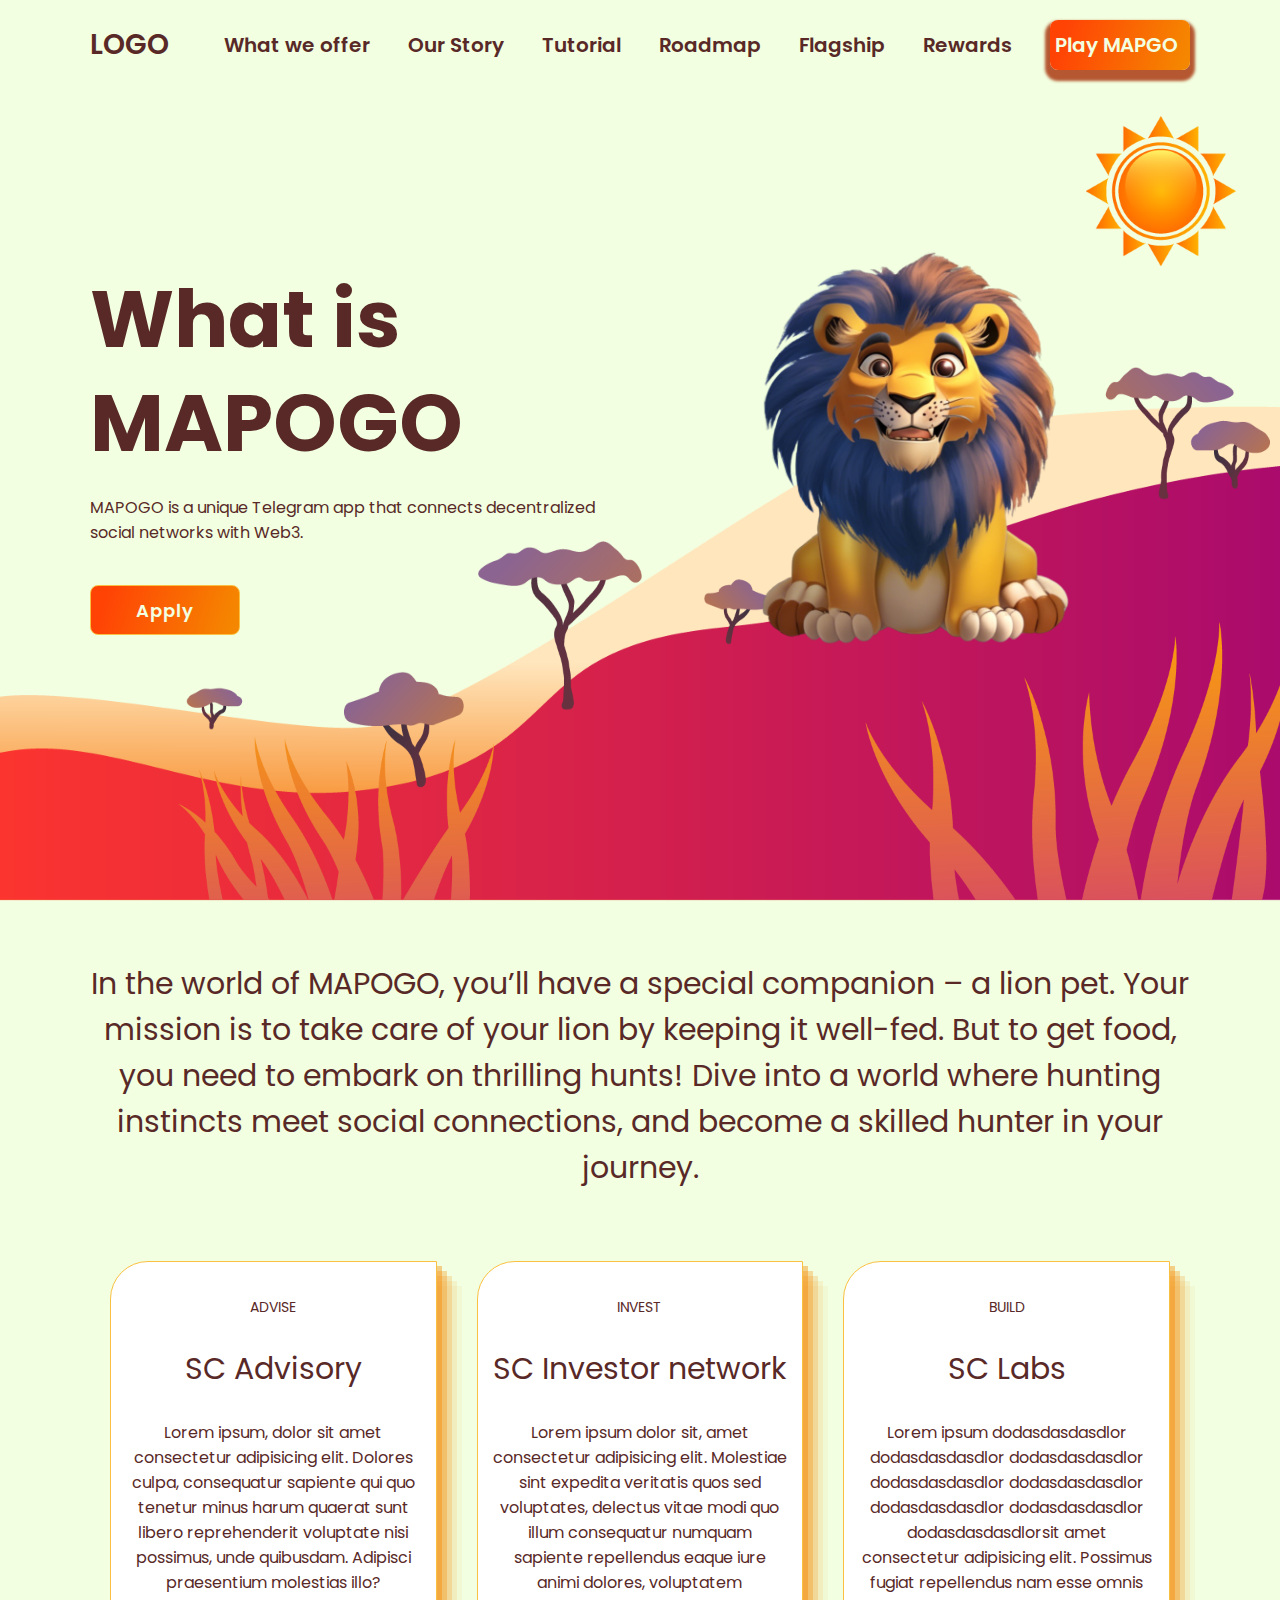
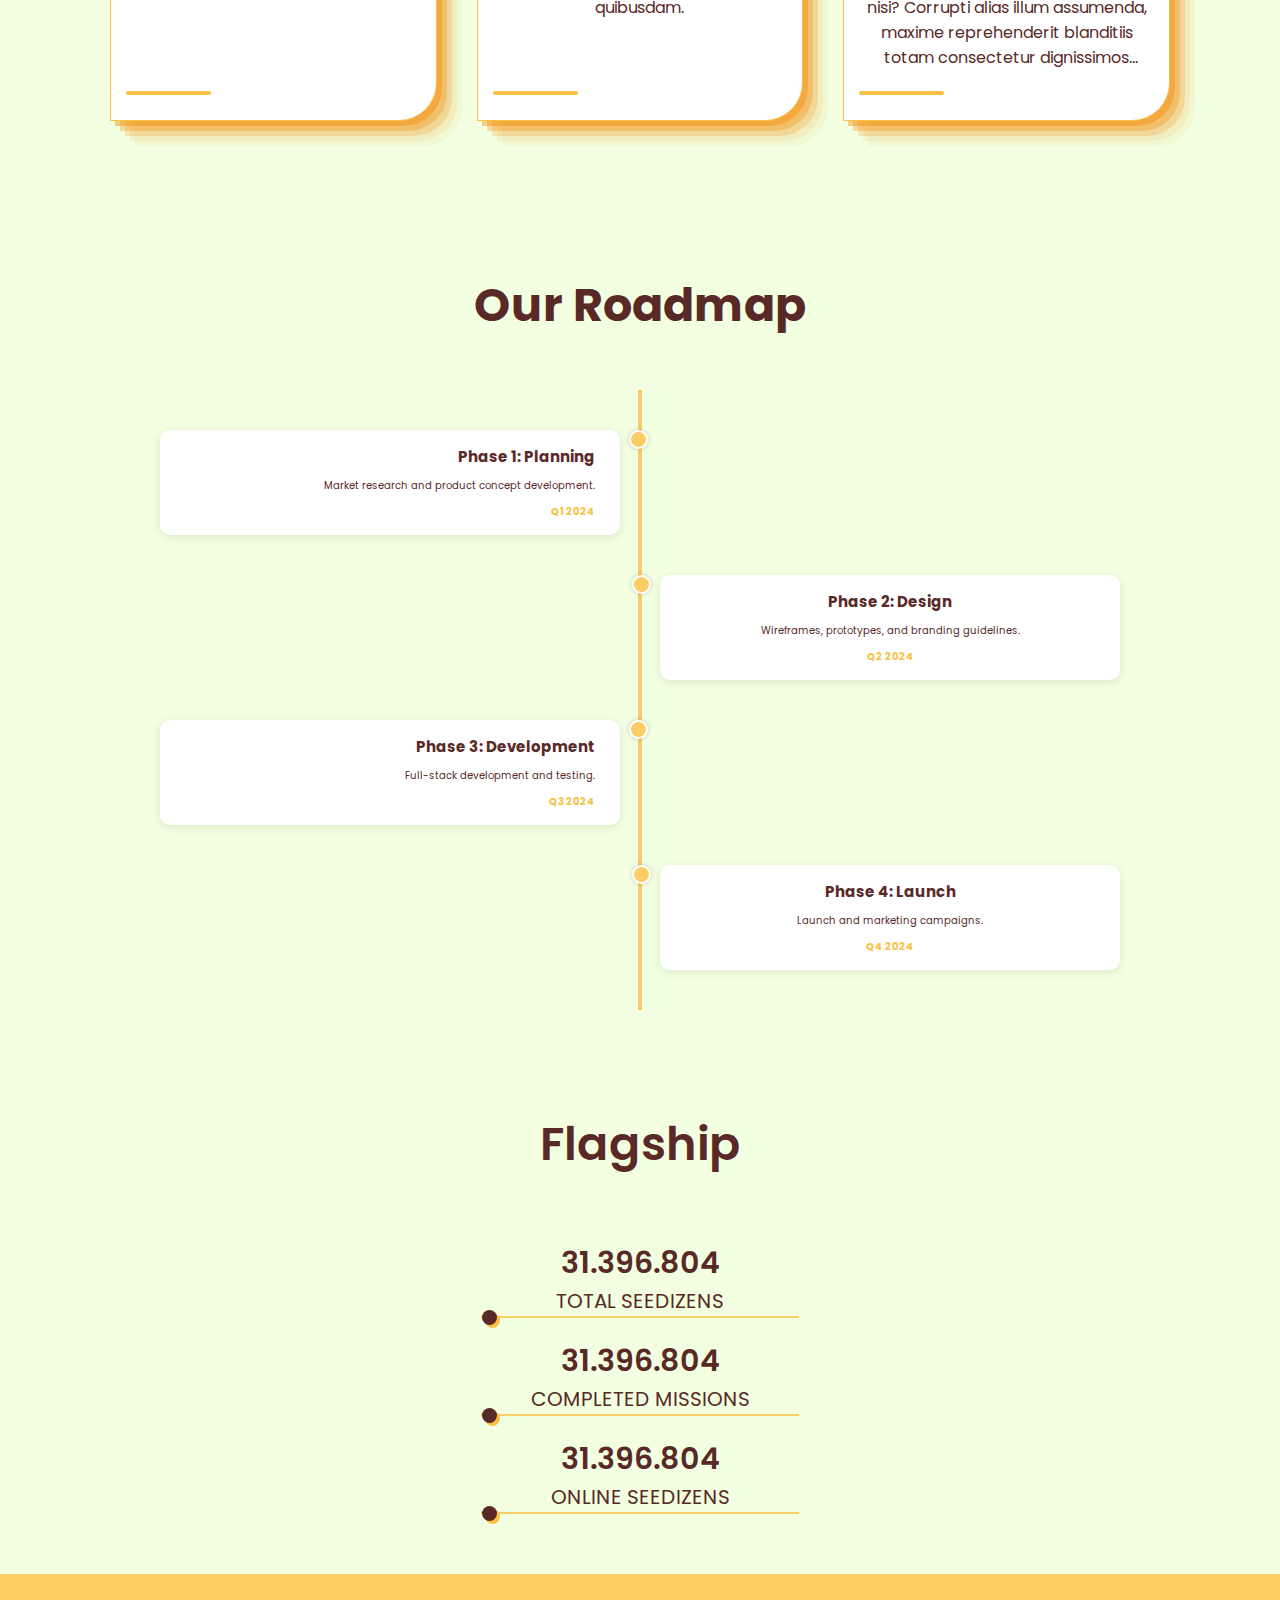
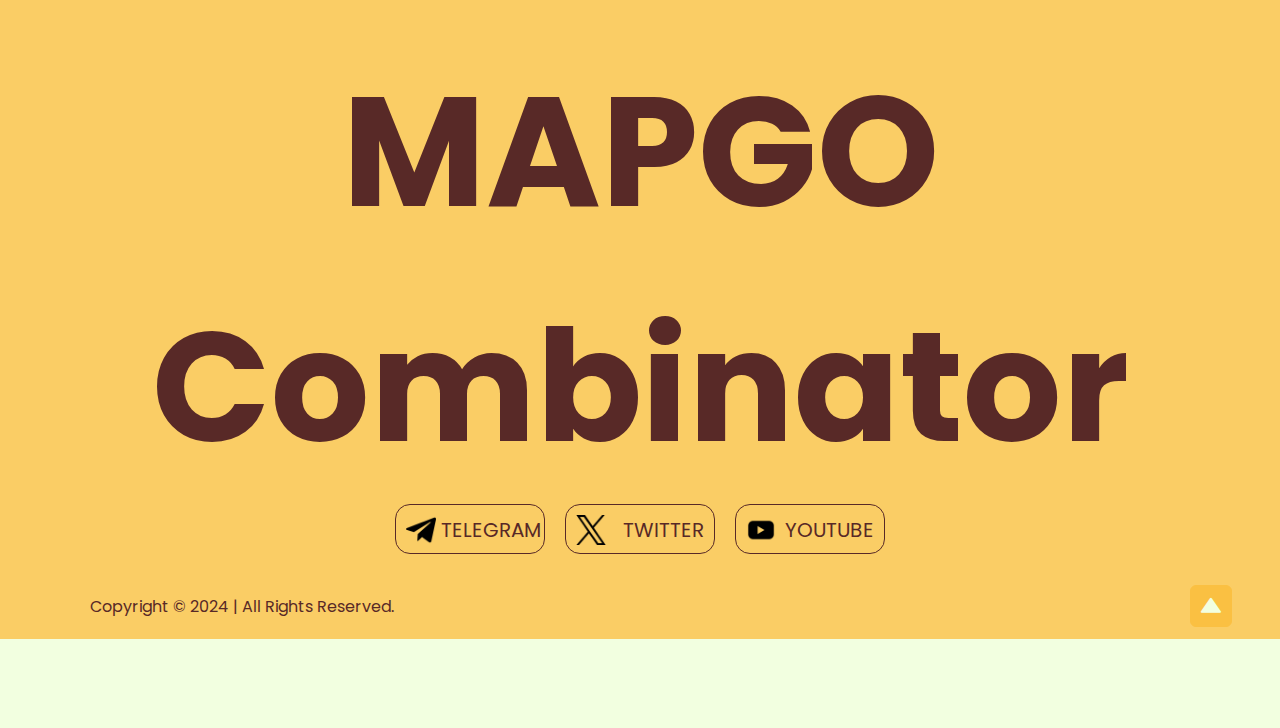
<file: index.html>
<!DOCTYPE html>
<html lang="en">
<head>
    <meta charset="UTF-8">
    <meta http-equiv="X-UA-Compatible" content="IE=edge">
    <meta name="viewport" content="width=device-width, initial-scale=1.0">
    <title>MAPOGO</title>

    <link id="theme-link" rel="stylesheet" href="./acess/css/light.css" />
    <link id="bgStar" rel="stylesheet" href="./acess/css/bg-star.css" />

    <!-- Boxicon -->
    <link href='https://unpkg.com/boxicons@2.1.4/css/boxicons.min.css' rel='stylesheet' />

</head>
<body>

    <!-- Header -->
    <header class="header">
        <a href="/" class="logo">LOGO <span class="animate"></span></a>
        <div class="bx bx-menu" id="menu-icon">
            <span class="animate"></span>
        </div>
        <nav class="navbar">
            <a href="#whatweoffer">What we offer</a>
            <a href="#" onclick="modal()">Our Story</a>
            <a href="https://the-mapogo-lion.gitbook.io/the-mapogo-lion-coalition" target="_blank" rel="noopener noreferrer">Tutorial</a>
            <a href="#roadmap">Roadmap</a>
            <a href="#flagship">Flagship</a>
            <a href="/rewards.html">Rewards</a>
            <a href="https://t.me/mapgo_testing_app_bot/myapp2?startapp=5294003492" class="navbar__btn" target="_blank" rel="noopener noreferrer">Play MAPGO</a>

            <span class="active-nav"></span>
        </nav>

    </header>
    <!-- End Header -->

    <!-- Background Animation -->
    <div class="bg-animation">
        <div id="stars"></div>
        <div id="stars2"></div>
        <div id="stars3"></div>
        <div id="stars4"></div>
    </div>
    <!-- End Background Animation -->

    <!-- Ourstory -->
    <section class="ourstory" id="ourstory">
        <div class="ourstory__video animate">
            <div class="ourstory__video__exit" onclick="videoExit()"><div class="bx bx-x" ></div></div>
            <iframe 
                id="youtube"
                width="100%" 
                height="100%" 
                src="https://www.youtube.com/embed/UA2v48cL2Bw?si=vxOsJZ1zmoVSaG2v" 
                title="YouTube video player" frameborder="0" allow="accelerometer; autoplay; clipboard-write; encrypted-media; gyroscope; picture-in-picture; web-share" referrerpolicy="strict-origin-when-cross-origin" allowfullscreen></iframe>
        </div>
    </section>
    <!-- End Ourstory -->

    <!-- Home -->
    <section class="home">
        <div class="home__bg">
            <img src="./acess/images/home-bg.png" alt="background" />
        </div>
        <div class="home__lightDark">
            <img id="light" src="./acess/images/sun.png" alt="sun" onclick="mode()" />
            <img id="dark" src="./acess/images/moon.png" alt="moon" onclick="mode()" />
        </div>
        <div class="home__content">
            <h1>What is MAPOGO</h1>
            <p>
                MAPOGO is a unique Telegram app that connects decentralized social networks with Web3.
            </p>
            <div class="btn-box">
                <a href="#" class="btn">Apply</a>
            </div>
        </div>

        <div class="home__img">
            <img src="./acess/images/characters/makhulu.png" alt="lion" />
        </div>

    </section>
    <!-- End Home -->

    <!-- What We Offer -->
    <section class="whatweoffer" id="whatweoffer">
        <div class="whatweoffer__maxwidth">
            <p>
                In the world of MAPOGO, you’ll have a special companion – a lion pet. Your mission is to take care of your lion by keeping it well-fed. But to get food, you need to embark on thrilling hunts! Dive into a world where hunting instincts meet social connections, and become a skilled hunter in your journey.
            </p>
            <div class="whatweoffer__row">
                <div class="whatweoffer__col">
                    <div class="card">
                        <div class="card__subtitle">ADVISE</div>
                        <div class="card__title">SC Advisory</div>
                        <p class="card__content">Lorem ipsum, dolor sit amet consectetur adipisicing elit. Dolores culpa, consequatur sapiente qui quo tenetur minus harum quaerat sunt libero reprehenderit voluptate nisi possimus, unde quibusdam. Adipisci praesentium molestias illo?</p>
                        <div class="card__line"></div>
                    </div>
                </div>
                <div class="whatweoffer__col">
                    <div class="card">
                        <div class="card__subtitle">INVEST</div>
                        <div class="card__title">SC Investor network</div>
                        <p class="card__content">Lorem ipsum dolor sit, amet consectetur adipisicing elit. Molestiae sint expedita veritatis quos sed voluptates, delectus vitae modi quo illum consequatur numquam sapiente repellendus eaque iure animi dolores, voluptatem quibusdam.</p>
                        <div class="card__line"></div>
                    </div>
                </div>
                <div class="whatweoffer__col">
                    <div class="card">
                        <div class="card__subtitle">BUILD</div>
                        <div class="card__title">SC Labs</div>
                        <p class="card__content">Lorem ipsum dodasdasdasdlor dodasdasdasdlor dodasdasdasdlor dodasdasdasdlor dodasdasdasdlor dodasdasdasdlor dodasdasdasdlor  dodasdasdasdlorsit amet consectetur adipisicing elit. Possimus fugiat repellendus nam esse omnis nisi? Corrupti alias illum assumenda, maxime reprehenderit blanditiis totam consectetur dignissimos voluptates possimus ipsam commodi fugit!</p>
                        <div class="card__line"></div>
                    </div>
                </div>
            </div>
        </div>
    </section>
    <!-- End What We Offer -->

    <!-- Roadmap -->
    <section class="roadmap" id="roadmap">
        <h2 class="roadmap__title">Our Roadmap</h2>
        <div class="roadmap__timeline">
            <div class="roadmap__item roadmap__item--left">
                <div class="roadmap__content">
                    <h3 class="roadmap__phase">Phase 1: Planning</h3>
                    <p class="roadmap__description">
                        Market research and product concept development.
                    </p>
                    <span class="roadmap__date">Q1 2024</span>
                </div>
            </div>
            <div class="roadmap__item roadmap__item--right">
                <div class="roadmap__content">
                    <h3 class="roadmap__phase">Phase 2: Design</h3>
                    <p class="roadmap__description">
                        Wireframes, prototypes, and branding guidelines.
                    </p>
                    <span class="roadmap__date">Q2 2024</span>
                </div>
            </div>
            <div class="roadmap__item roadmap__item--left">
                <div class="roadmap__content">
                    <h3 class="roadmap__phase">Phase 3: Development</h3>
                    <p class="roadmap__description">Full-stack development and testing.</p>
                    <span class="roadmap__date">Q3 2024</span>
                </div>
            </div>
            <div class="roadmap__item roadmap__item--right">
                <div class="roadmap__content">
                    <h3 class="roadmap__phase">Phase 4: Launch</h3>
                    <p class="roadmap__description">Launch and marketing campaigns.</p>
                    <span class="roadmap__date">Q4 2024</span>
                </div>
            </div>
        </div>
    </section>
    <!-- End Roadmap -->

    <!-- Flagship -->
    <section class="flagship" id="flagship">
        <div class="flagship__title">
                Flagship
        </div>
        <div class="flagship__content">
            <div class="flagship__content__col">
                <div class="number">31.396.804</div>
                <div class="text">Total Seedizens</div>
                <div class="line"></div>
            </div>
            <div class="flagship__content__col">
                <div class="number">31.396.804</div>
                <div class="text">COMPLETED missions</div>
                <div class="line"></div>
            </div>
            <div class="flagship__content__col">
                <div class="number">31.396.804</div>
                <div class="text">Online Seedizens</div>
                <div class="line"></div>
            </div>
        </div>
    </section>
    <!-- End Flagship -->

    <!-- Social -->
    <section class="social">
        <div class="social__title">
            <h1>MAPGO Combinator</h1>
        </div>
        <div class="social__row">
            <a class="btn-box" href="https://t.me/mapogoupdates" target="_blank" rel="noopener noreferrer">
                <img src="./acess/images/icon/telegram.png" alt="telegram" />
                TELEGRAM
            </a>
            <a class="btn-box" href="https://x.com/MapogoCommunity" target="_blank" rel="noopener noreferrer">
                <img src="./acess/images/icon/twitter.png" alt="twitter" />
                TWITTER
            </a>
            <a class="btn-box" href="https://www.youtube.com/@MapogoCoin" target="_blank" rel="noopener noreferrer">
                <img src="./acess/images/icon/youtube.png" alt="youtube" />
                YOUTUBE
            </a>
        </div>
    </section>
    <!-- End Social -->
     

    <!-- Footer -->
    <footer class="footer">
        <div class="footer-text">
            <p>Copyright &copy; 2024 | All Rights Reserved.</p>

            <span class="animate scroll"></span>
        </div>

        <div class="footer-iconTop">
            <a href="#"><i class='bx bxs-up-arrow' ></i></a>

            <span class="animate scroll"></span>
        </div>
    </footer>
    <!-- End Footer -->

    <script src="./acess/js/main.js"></script>

</body>
</html>
</file>
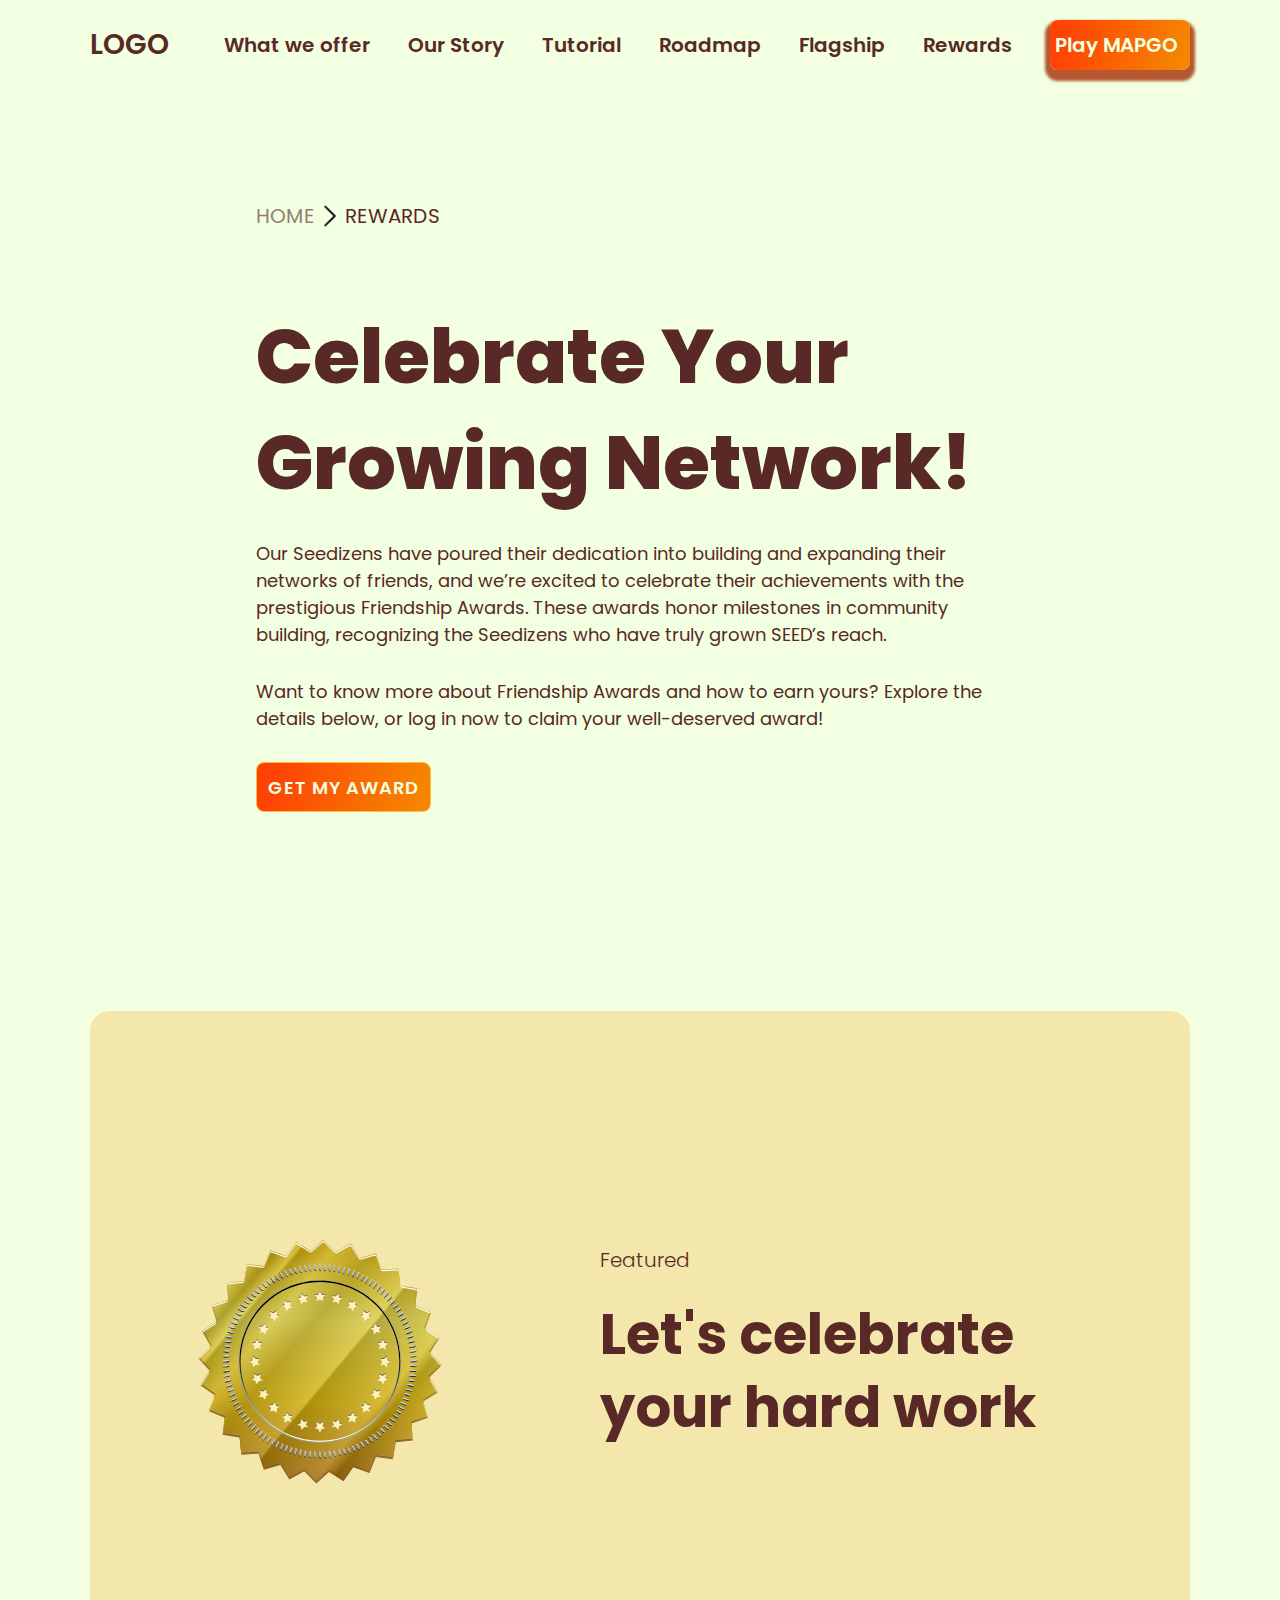
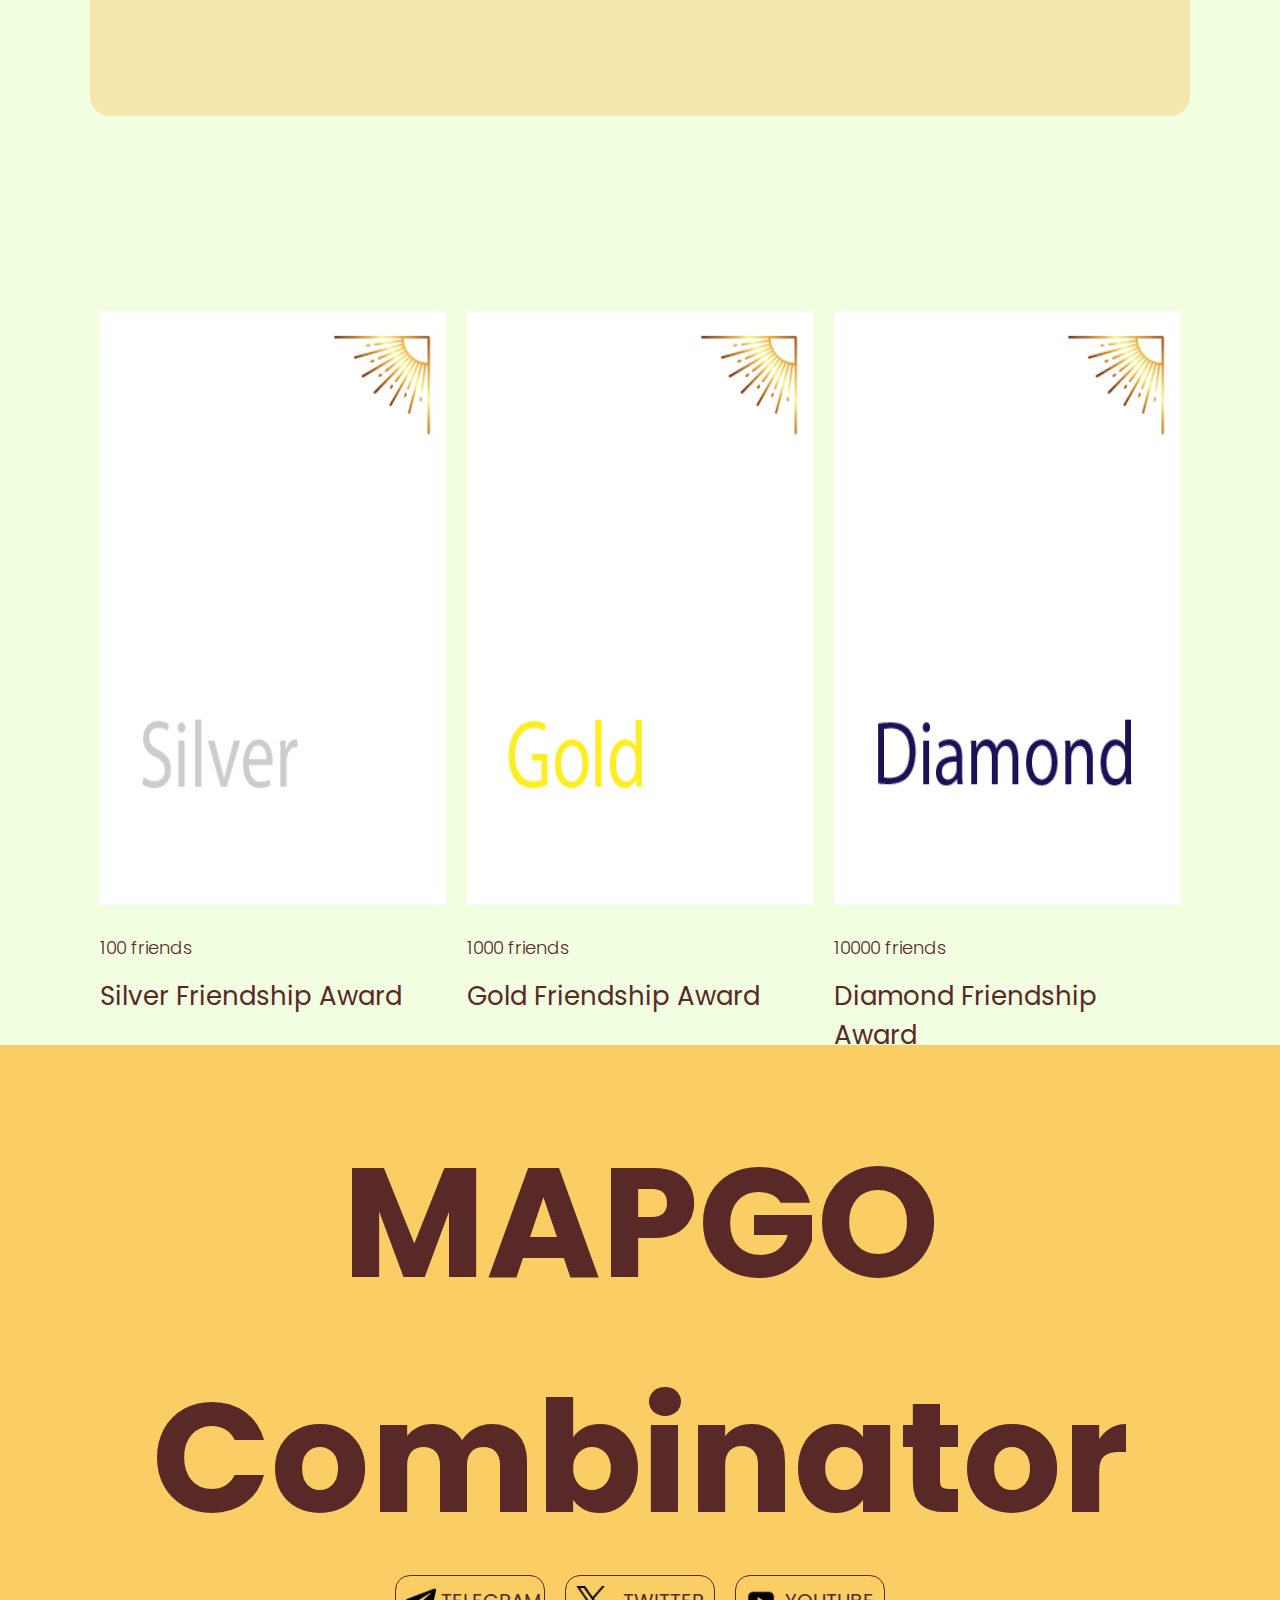
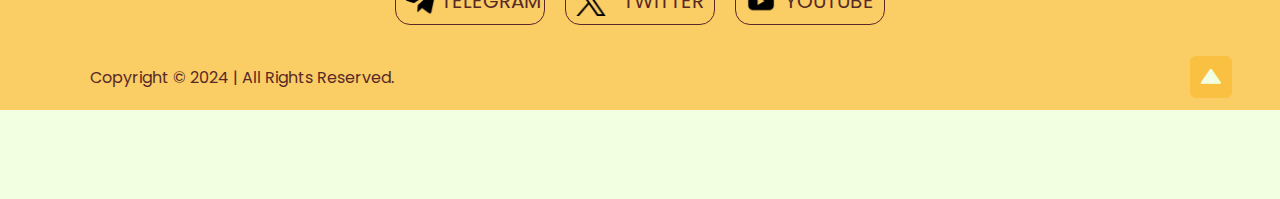
<file: rewards.html>
<!DOCTYPE html>
<html lang="en">
<head>
    <meta charset="UTF-8">
    <meta name="viewport" content="width=device-width, initial-scale=1.0">
    <title>MAPGO</title>

    <link id="theme-link" rel="stylesheet" href="./acess/css/light.css" />
    <link id="bgStar" rel="stylesheet" href="./acess/css/bg-star.css" />

    <!-- Boxicon -->
    <link href='https://unpkg.com/boxicons@2.1.4/css/boxicons.min.css' rel='stylesheet' />

</head>
<body>

    <!-- Header -->
    <header class="header">
        <a href="/" class="logo">LOGO <span class="animate"></span></a>
        <div class="bx bx-menu" id="menu-icon">
            <span class="animate"></span>
        </div>
        <nav class="navbar">
            <a href="#whatweoffer">What we offer</a>
            <a href="#" onclick="modal()">Our Story</a>
            <a href="https://the-mapogo-lion.gitbook.io/the-mapogo-lion-coalition" target="_blank" rel="noopener noreferrer">Tutorial</a>
            <a href="#roadmap">Roadmap</a>
            <a href="#flagship">Flagship</a>
            <a href="/rewards.html">Rewards</a>
            <a href="https://t.me/mapgo_testing_app_bot/myapp2?startapp=5294003492" class="navbar__btn" target="_blank" rel="noopener noreferrer">Play MAPGO</a>

            <span class="active-nav"></span>
        </nav>

    </header>
    <!-- End Header -->

    <!-- Background Animation -->
    <div class="bg-animation">
        <div id="stars"></div>
        <div id="stars2"></div>
        <div id="stars3"></div>
        <div id="stars4"></div>
    </div>
    <!-- End Background Animation -->

    <!-- Ourstory -->
    <section class="ourstory" id="ourstory">
        <div class="ourstory__video animate">
            <div class="ourstory__video__exit" onclick="videoExit()"><div class="bx bx-x" ></div></div>
            <iframe 
                id="youtube"
                width="100%" 
                height="100%" 
                src="https://www.youtube.com/embed/UA2v48cL2Bw?si=vxOsJZ1zmoVSaG2v" 
                title="YouTube video player" frameborder="0" allow="accelerometer; autoplay; clipboard-write; encrypted-media; gyroscope; picture-in-picture; web-share" referrerpolicy="strict-origin-when-cross-origin" allowfullscreen></iframe>
        </div>
    </section>
    <!-- End Ourstory -->

    <!-- Home Rewards -->
    <section class="homeRewards">
        <div class="homeRewards__nav">
            <div class="homeRewards__nav__title">
                <span>home</span>
            </div>
            <img src="./acess/images/icon/arrow.png" alt="arrow" />
            <div class="homeRewards__nav__title">
                rewards
            </div>
        </div>
        <div class="homeRewards__content">
            <h1>Celebrate Your Growing Network!</h1>
            <p>
                Our Seedizens have poured their dedication into building and expanding their networks of friends, and we’re excited to celebrate their achievements with the prestigious Friendship Awards. These awards honor milestones in community building, recognizing the Seedizens who have truly grown SEED’s reach.
            </p>
            <p>
                Want to know more about Friendship Awards and how to earn yours? Explore the details below, or log in now to claim your well-deserved award!
            </p>
            
            <div class="btn-box">
                <a href="#" class="btn">GET MY AWARD</a>
            </div>
        </div>
    </section>
    <!-- End Home Rewards -->

    <!-- Merit -->
    <section class="merit">
        <div class="merit__bg">
            <div class="merit__img">
                <img src="./acess/images/merit.svg" alt="merit" />
            </div>
            <div class="merit__content">
                <h5>Featured</h5>
                <h1>Let's celebrate your hard work</h1>
            </div>
        </div>
    </section>
    <!-- End Merit -->

    <!-- Reference -->
    <section class="reference">
        <div class="reference__rank">
            <img src="./acess/images/silver.png" alt="silver" />
            <h6>100 friends</h6>
            <h5>Silver Friendship Award</h5>
        </div>
        <div class="reference__rank">
            <img src="./acess/images/gold.png" alt="gold" />
            <h6>1000 friends</h6>
            <h5>Gold Friendship Award</h5>
        </div>
        <div class="reference__rank">
            <img src="./acess/images/diamond.png" alt="diamond" />
            <h6>10000 friends </h6>
            <h5>Diamond Friendship Award</h5>
        </div>
    </section>
    <!-- End Reference -->

    <!-- Social -->
    <section class="social">
        <div class="social__title">
            <h1>MAPGO Combinator</h1>
        </div>
        <div class="social__row">
            <a class="btn-box" href="#">
                <img src="./acess/images/icon/telegram.png" alt="telegram" />
                TELEGRAM
            </a>
            <a class="btn-box" href="#">
                <img src="./acess/images/icon/twitter.png" alt="twitter" />
                TWITTER
            </a>
            <a class="btn-box" href="#">
                <img src="./acess/images/icon/youtube.png" alt="youtube" />
                YOUTUBE
            </a>
        </div>
    </section>
    <!-- End Social -->

    <!-- Footer -->
    <footer class="footer">
        <div class="footer-text">
            <p>Copyright &copy; 2024 | All Rights Reserved.</p>

            <span class="animate scroll"></span>
        </div>

        <div class="footer-iconTop">
            <a href="#"><i class='bx bxs-up-arrow' ></i></a>

            <span class="animate scroll"></span>
        </div>
    </footer>
    <!-- End Footer -->

    <script src="./acess/js/main.js"></script>

</body>
</html>
</file>
<file: acess/css/light.css>
@import url("https://fonts.googleapis.com/css2?family=Noto+Sans:ital,wght@0,100;0,200;0,300;0,400;0,500;0,600;0,800;0,900;1,300;1,400;1,500;1,700;1,800&family=Poppins:ital,wght@0,100;0,200;0,300;0,400;0,500;0,600;0,700;0,800;0,900;1,100;1,200;1,300;1,400;1,500;1,600;1,700;1,800;1,900&display=swap");
/* Reset CSS */
* {
  margin: 0;
  padding: 0;
  box-sizing: border-box;
  text-decoration: none;
  border: none;
  outline: none;
  scroll-behavior: smooth;
  font-family: 'Poppins', sans-serif; }

html {
  font-size: 62.5%;
  overflow-x: hidden; }

body {
  background: #f2ffe0;
  color: #582927; }

/* =====> Header <===== */
.header {
  position: relative;
  top: 89px;
  left: 0;
  width: 100%;
  margin-top: -89px;
  padding: 20px 7%;
  background: transparent;
  display: flex;
  justify-content: space-between;
  align-items: center;
  transition: .3s;
  z-index: 100; }
  .header .sticky {
    background: #facd65; }
  .header .logo {
    position: relative;
    font-size: 28px;
    color: #582927;
    font-weight: 600; }

.navbar {
  position: relative; }
  .navbar__btn,
  .navbar a {
    font-size: 20px;
    color: #582927;
    font-weight: 600;
    margin-left: 35px;
    transition: .3s; }
    .navbar__btn:hover, .navbar__btn.active,
    .navbar a:hover,
    .navbar a.active {
      color: #fac042; }
  .navbar__btn {
    display: inline-block;
    background: linear-gradient(107deg, #ff4305 11.1%, #f58700 95.3%);
    color: #f2ffe0 !important;
    padding: 10px 5px;
    width: 140px;
    height: 50px;
    border-radius: 8px;
    box-shadow: 0px 6px 3px 5px rgba(165, 45, 5, 0.8);
    cursor: pointer;
    transition: .3s; }
    .navbar__btn:hover {
      color: #f2ffe0;
      box-shadow: 0px 0px 0px 0px transparent;
      transform: translateY(5px); }

#menu-icon {
  position: relative;
  font-size: 36px;
  color: #582927;
  cursor: pointer;
  display: none; }

section {
  padding: 10px 7% 20px; }

/* =====> End Header <===== */
/* =====> Home <===== */
.home {
  position: relative;
  display: flex;
  align-items: center;
  min-height: 100vh;
  padding: 0 7%; }
  .home__bg {
    position: absolute;
    width: 100%;
    height: 100vh;
    margin-left: -7%;
    z-index: 0; }
    .home__bg img {
      width: 100%;
      height: 100%; }
  .home__lightDark {
    position: absolute;
    top: 115px;
    right: 44px;
    width: 150px;
    height: 150px;
    border-radius: 100%;
    cursor: pointer;
    transition: .5s;
    z-index: 1; }
    .home__lightDark #light {
      display: block; }
    .home__lightDark #dark {
      display: none; }
    .home__lightDark img {
      width: 100%;
      height: 100%; }
    .home__lightDark:hover {
      background: #facd65;
      scale: .9;
      box-shadow: 0 0 25px 10px #fac042; }
  .home__content {
    max-width: 50%; }
    .home__content h1 {
      position: relative;
      display: inline-block;
      font-size: 80px;
      font-weight: 700;
      line-height: 1.3; }
    .home__content p {
      position: relative;
      font-size: 16px;
      margin: 20px 0 40px; }

.btn-box {
  position: relative;
  display: flex;
  justify-content: space-between;
  width: 345px;
  height: 50px; }
  .btn-box .btn {
    position: relative;
    display: inline-flex;
    justify-content: center;
    align-items: center;
    width: 150px;
    height: 100%;
    background: linear-gradient(107deg, #ff4305 11.1%, #f58700 95.3%);
    border: 0.2px solid #fac042;
    border-radius: 8px;
    font-size: 18px;
    font-weight: 600;
    letter-spacing: 1px;
    color: #f2ffe0;
    overflow: hidden;
    transition: .5s;
    z-index: 1; }
    .btn-box .btn:before {
      content: '';
      position: absolute;
      top: 0;
      left: 0;
      width: 0;
      height: 100%;
      background: #f2ffe0;
      transition: .4s;
      z-index: -1; }
    .btn-box .btn:hover::before {
      width: 100%; }
    .btn-box .btn:hover {
      color: #fac042; }

.home__img {
  display: flex;
  position: relative;
  max-width: 50%; }
  .home__img img {
    width: 80%;
    height: 80%;
    margin: 0 auto; }

/* =====> End Home <===== */
/* =====> Ourstory <===== */
.ourstory {
  position: fixed;
  top: 0;
  left: 0;
  display: none;
  width: 100%;
  height: 100vh;
  background: rgba(0, 0, 0, 0.6);
  transition: .3s;
  z-index: 999;
  /* Add Zoom Animation */ }
  .ourstory__video {
    background: #000;
    width: 80%;
    height: 80%;
    margin: 80px auto;
    padding: 20px;
    border: 3px solid #f2ffe0;
    border-radius: 24px; }
    .ourstory__video__exit {
      display: none; }
  .ourstory .animate {
    -webkit-animation: animatezoom 0.6s;
    animation: animatezoom 0.6s; }
@-webkit-keyframes animatezoom {
  from {
    -webkit-transform: scale(0); }
  to {
    -webkit-transform: scale(1); } }
@keyframes animatezoom {
  from {
    transform: scale(0); }
  to {
    transform: scale(1); } }
/* =====> End Oustory <===== */
/* =====> What We Offer <===== */
.whatweoffer {
  display: flex;
  width: 100%;
  justify-content: center; }
  .whatweoffer__maxwidth {
    max-width: 1200px;
    padding: 50px 0; }
    .whatweoffer__maxwidth p {
      text-align: center;
      font-size: 30px; }
    .whatweoffer__maxwidth .whatweoffer__row {
      display: flex;
      width: 100%;
      margin-top: 50px; }
      .whatweoffer__maxwidth .whatweoffer__row .whatweoffer__col {
        width: 33.3333%;
        height: 500px;
        padding: 20px; }
        .whatweoffer__maxwidth .whatweoffer__row .whatweoffer__col .card {
          position: relative;
          background: #fff;
          width: 100%;
          height: 100%;
          padding: 15px;
          text-align: center;
          border-radius: 38px 0px 38px 0px;
          border: 1px solid #fac042;
          box-shadow: rgba(245, 135, 0, 0.4) 5px 5px, rgba(245, 135, 0, 0.3) 10px 10px, rgba(245, 135, 0, 0.2) 15px 15px, rgba(245, 135, 0, 0.1) 20px 20px, rgba(245, 135, 0, 0.05) 25px 25px; }
          .whatweoffer__maxwidth .whatweoffer__row .whatweoffer__col .card__subtitle {
            height: auto;
            width: 100%;
            font-size: 14px;
            margin-top: 20px; }
          .whatweoffer__maxwidth .whatweoffer__row .whatweoffer__col .card__title {
            width: 100%;
            font-size: 30px;
            margin: 28px 0; }
          .whatweoffer__maxwidth .whatweoffer__row .whatweoffer__col .card__content {
            font-size: 16px;
            margin-bottom: 20px;
            overflow: hidden;
            display: -webkit-box;
            -webkit-line-clamp: 10;
            line-clamp: 10;
            -webkit-box-orient: vertical; }
          .whatweoffer__maxwidth .whatweoffer__row .whatweoffer__col .card__line {
            position: absolute;
            left: 15px;
            bottom: 25px;
            width: 85px;
            border: 2px solid #fac042;
            border-radius: 2px; }

/* =====> End What We Offer <===== */
/* =====>Roadmap <===== */
.roadmap {
  padding: 60px 20px;
  background: #f2ffe0;
  text-align: center; }
  .roadmap__title {
    font-size: 46px;
    color: #582927;
    margin-bottom: 50px; }
  .roadmap__timeline {
    position: relative;
    max-width: 1000px;
    margin: 0 auto;
    padding: 20px 0; }
    .roadmap__timeline::before {
      content: '';
      position: absolute;
      top: 0;
      left: 50%;
      width: 4px;
      height: 100%;
      background: #facd65;
      transform: translateX(-50%); }
  .roadmap__item {
    width: 50%;
    padding: 20px;
    position: relative; }
    .roadmap__item--left {
      left: 0;
      text-align: right; }
    .roadmap__item--right {
      left: 50%; }
    .roadmap__item::before {
      content: '';
      position: absolute;
      top: 20px;
      width: 15px;
      height: 15px;
      background: #facd65;
      border-radius: 50%;
      border: 2px solid #fff;
      box-shadow: 0 0 5px rgba(0, 0, 0, 0.2); }
    .roadmap__item--left::before {
      right: -8px; }
    .roadmap__item--right::before {
      left: -8px; }
  .roadmap__content {
    background: #fff;
    padding: 15px 25px;
    border-radius: 10px;
    box-shadow: 0 2px 10px rgba(0, 0, 0, 0.1); }
    .roadmap__content h3 {
      margin: 0 0 10px;
      font-size: 1.5rem;
      color: #582927; }
    .roadmap__content p {
      margin: 0 0 10px;
      color: #582927; }
  .roadmap__phase {
    font-weight: bold;
    color: #582927; }
  .roadmap__description {
    font-size: 1rem;
    color: #582927; }
  .roadmap__date {
    display: block;
    font-weight: bold;
    color: #fac042;
    margin-top: 10px; }

/* =====> End Roadmap <===== */
/* =====> Flagship <===== */
.flagship {
  position: relative;
  width: 100%;
  height: 100%;
  text-align: center;
  margin-top: 30px; }
  .flagship__title {
    text-align: center;
    width: 100%;
    height: 120px;
    font-size: 46px;
    font-weight: 600; }
  .flagship__content {
    width: 100%; }
    .flagship__content__col {
      width: 100%;
      padding: 10px 20px;
      margin: 0 auto;
      max-width: 1200px; }
      .flagship__content__col .number {
        font-size: 30px;
        font-weight: 600; }
      .flagship__content__col .text {
        text-transform: uppercase;
        font-size: 20px; }
      .flagship__content__col .line {
        position: relative;
        margin: 0 auto;
        width: 30%;
        border: 1px solid #facd65; }
        .flagship__content__col .line::before {
          content: '';
          position: absolute;
          background: #582927;
          top: -7.5px;
          left: 0;
          width: 15px;
          height: 15px;
          border-radius: 100%;
          box-shadow: 3px 3px #fac042; }

/* =====> End Flagship <===== */
/* =====> Social <===== */
.social {
  width: 100%;
  min-height: 50vh;
  text-align: center;
  margin-top: 30px;
  background: #facd65; }
  .social__title {
    margin-top: 50px;
    font-size: 78px; }
  .social__row {
    display: flex;
    justify-content: center;
    width: 100%; }
    .social__row .btn-box {
      width: 150px;
      height: 50px;
      margin: 0 10px;
      padding: 10px;
      border: 1px solid #582927;
      font-size: 20px;
      border-radius: 15px;
      color: #582927;
      cursor: pointer;
      transition: .3s; }
      .social__row .btn-box img {
        width: 30px;
        height: 30px;
        margin-right: 5px; }
      .social__row .btn-box:hover {
        opacity: .5; }

/* =====> End Social <===== */
/* =====> Footer <===== */
.footer {
  position: relative;
  display: flex;
  justify-content: space-between;
  align-items: center;
  flex-wrap: wrap;
  padding: 20px 7%;
  background: #facd65; }
  .footer-text, .footer-iconTop {
    position: relative; }
  .footer-text p {
    font-size: 16px; }
  .footer-iconTop a {
    position: absolute;
    bottom: -20px;
    display: inline-flex;
    justify-content: center;
    align-items: center;
    padding: 8px;
    background: #fac042;
    border: 0.2px solid #fac042;
    border-radius: 6px;
    overflow: hidden;
    z-index: 1; }
  .footer-iconTop a::before {
    content: '';
    position: absolute;
    top: 0;
    left: 0;
    width: 0;
    height: 100%;
    background: #f2ffe0;
    transition: .5s;
    z-index: -1; }
  .footer-iconTop a:hover::before {
    width: 100%; }
  .footer-iconTop a i {
    font-size: 24px;
    color: #f2ffe0;
    transition: .5s; }
  .footer-iconTop a:hover i {
    color: #fac042; }

/* =====> End Footer <===== */
/* ==========> Rewards <========== */
.homeRewards {
  min-height: 100vh;
  margin-top: 100px;
  padding: 100px 20% 20px; }
  .homeRewards__nav {
    display: flex;
    margin-bottom: 73px;
    text-transform: uppercase; }
    .homeRewards__nav__title {
      font-size: 20px; }
      .homeRewards__nav__title span {
        opacity: .6; }
    .homeRewards__nav img {
      width: 30px;
      height: 30px; }
  .homeRewards__content {
    margin-bottom: 24px; }
    .homeRewards__content h1 {
      color: #582927;
      font-size: 76px;
      line-height: 106px;
      font-weight: 800;
      margin-bottom: 24px; }
    .homeRewards__content p {
      color: #582927;
      font-size: 18px;
      margin-bottom: 30px; }
    .homeRewards__content .btn-box .btn {
      width: 175px; }

/* ==========> End Rewards <========== */
/* ==========> End Mertit <========== */
.merit {
  min-height: 100vh; }
  .merit__bg {
    display: flex;
    background: #f3e7ac;
    width: 100%;
    padding: 200px 20px;
    justify-content: center;
    border-radius: 20px;
    gap: 110px; }
  .merit__img {
    max-width: 50%;
    height: 100%; }
    .merit__img img {
      width: 100%;
      height: 100%; }
  .merit__content {
    max-width: 50%;
    width: 50%;
    height: 100%;
    padding: 10px 20px; }
    .merit__content h5 {
      margin: 24px 0;
      font-size: 20px;
      font-weight: 300; }
    .merit__content h1 {
      position: relative;
      display: inline-block;
      font-size: 56px;
      font-weight: 700;
      line-height: 1.3; }

/* ==========> End Mertit <========== */
/* ==========> Reference <========== */
.reference {
  display: flex;
  width: 100%;
  justify-content: space-between;
  margin-bottom: 120px; }
  .reference__rank {
    max-width: 33.33%;
    padding: 0 10px; }
    .reference__rank img {
      width: 100%;
      height: 100%; }
    .reference__rank h6 {
      margin: 24px 0 16px 0;
      font-size: 18px;
      font-weight: 300; }
    .reference__rank h5 {
      font-size: 26px;
      font-weight: 400; }

/* ==========> End Reference <========== */
/* ==========> Resposive <========== */
@media (max-width: 1200px) {
  html {
    font-size: 55%; }

  .navbar__btn,
  .navbar a {
    font-size: 18px;
    color: #582927;
    font-weight: 600;
    margin-left: 24px;
    transition: .3s; }
    .navbar__btn:hover, .navbar__btn.active,
    .navbar a:hover,
    .navbar a.active {
      color: #fac042; }
  .navbar__btn {
    padding: 12px 5px;
    width: 125px;
    height: 50px;
    box-shadow: 0px 5px 2px 4px rgba(165, 45, 5, 0.8); }

  .whatweoffer__maxwidth .whatweoffer__row .whatweoffer__col .card__content {
    font-size: 16px;
    display: -webkit-box;
    -webkit-line-clamp: 6;
    line-clamp: 6;
    -webkit-box-orient: vertical; }

  .social__title {
    font-size: 48px; } }
@media (max-width: 991px) {
  .header {
    padding: 20px 4%; }

  section {
    padding: 10rem 4% 20px; }

  .home {
    padding: 0 4%; }
    .home__bg {
      margin-left: -4% !important; }
    .home__lightDark {
      width: 110px;
      height: 110px; }

  .social {
    margin-top: 20px; }
    .social__row .btn-box {
      width: 130px;
      height: 45px;
      margin: 0 10px;
      padding: 10px;
      font-size: 16px;
      border-radius: 15px; }
      .social__row .btn-box img {
        width: 30px;
        height: 30px;
        margin-right: 5px; }

  .whatweoffer {
    display: flex; }
    .whatweoffer__maxwidth p {
      text-align: center;
      font-size: 30px; }
    .whatweoffer__maxwidth .whatweoffer__row {
      display: flex;
      flex-wrap: wrap;
      width: 100%;
      margin-top: 50px; }
      .whatweoffer__maxwidth .whatweoffer__row .whatweoffer__col {
        width: 100%;
        height: 500px;
        padding: 20px; }
        .whatweoffer__maxwidth .whatweoffer__row .whatweoffer__col .card {
          width: 100%;
          height: 100%;
          padding: 15px;
          text-align: center; }
          .whatweoffer__maxwidth .whatweoffer__row .whatweoffer__col .card__subtitle {
            height: auto;
            width: 100%;
            font-size: 14px;
            margin-top: 20px; }
          .whatweoffer__maxwidth .whatweoffer__row .whatweoffer__col .card__title {
            font-size: 28px;
            margin: 24px 0; }
          .whatweoffer__maxwidth .whatweoffer__row .whatweoffer__col .card__content {
            font-size: 16px;
            display: -webkit-box;
            -webkit-line-clamp: 6;
            line-clamp: 6;
            -webkit-box-orient: vertical; }

  .footer {
    padding: 20px 4%; }
    .footer-iconTop a {
      right: 0px; }

  .homeRewards {
    min-height: 75vh;
    margin-top: 50px;
    padding: 80px 7% 15px; }
    .homeRewards__nav {
      margin-bottom: 60px; }
      .homeRewards__nav__title {
        font-size: 16px; }
      .homeRewards__nav img {
        width: 22px;
        height: 22px; }
    .homeRewards__content h1 {
      font-size: 42px;
      line-height: 68px; }
    .homeRewards__content p {
      font-size: 16px; }
    .homeRewards__content .btn-box .btn {
      font-size: 14px;
      width: 155px; }

  .merit {
    min-height: 75vh; }
    .merit__bg {
      flex-wrap: wrap;
      width: 100%;
      padding: 80px 30px;
      gap: 0px;
      border-radius: 35px; }
    .merit__img {
      width: 50%; }
      .merit__img img {
        width: 100%;
        height: 100%; }
    .merit__content {
      max-width: 100%;
      width: 100%;
      height: 100%;
      padding: 10px 20px; }
      .merit__content h5 {
        margin: 20px 0;
        font-size: 20px; }
      .merit__content h1 {
        font-size: 46px; }

  .reference {
    display: flex;
    justify-content: center;
    margin-bottom: 50px;
    flex-direction: column;
    align-items: center; }
    .reference__rank {
      max-width: 100%;
      margin-bottom: 76px; }
      .reference__rank h6 {
        margin: 24px 0 16px 0;
        font-size: 18px;
        font-weight: 300; }
      .reference__rank h5 {
        font-size: 24px;
        font-weight: 400; } }
@media (max-width: 768px) {
  .header {
    background: #f2ffe0; }

  #menu-icon {
    display: block; }

  .navbar {
    position: absolute;
    top: 100%;
    left: -100%;
    width: 100%;
    height: 100vh;
    padding: 10px 4%;
    background: #fac042;
    box-shadow: 0 50px 10px rgba(0, 0, 0, 0.2);
    transition: .25s ease;
    transition-delay: .25s;
    z-index: 1; }
    .navbar.active {
      left: 0;
      transition-delay: 0s; }
    .navbar .active-nav {
      position: absolute;
      top: 0;
      left: -100%;
      width: 100%;
      height: 100vh;
      background: #f2ffe0;
      border-top: 1px solid rgba(0, 0, 0, 0.2);
      transition: .25s ease;
      transition-delay: 0s;
      z-index: -1; }
    .navbar.active .active-nav {
      left: 0;
      transition-delay: .25s; }
    .navbar a {
      display: block;
      font-size: 16px;
      margin: 16px 0;
      transform: translateX(-200px);
      transition: .25s ease;
      transition-delay: 0s; }
    .navbar.active a {
      transform: translate(0);
      transition-delay: .25s; }
    .navbar__btn {
      width: 110px;
      box-shadow: 0px 4px 1px 3px rgba(165, 45, 5, 0.8);
      margin: 0 !important;
      transform: translate(0);
      transition-delay: .25s; }
      .navbar__btn:hover {
        transform: translateY(5px) !important; }
    .navbar a, .navbar__btn {
      font-size: 16px; }

  .ourstory {
    width: 100%;
    height: 100vh; }
    .ourstory__video {
      position: relative;
      width: 100%;
      height: 80%;
      margin: 80px auto;
      padding: 15px; }
      .ourstory__video__exit {
        display: block;
        position: absolute;
        top: 5px;
        right: 5px;
        width: 24px;
        height: 24px;
        background: #fff;
        border-radius: 24px;
        cursor: pointer;
        transition: .3s; }
        .ourstory__video__exit .bx {
          color: #582927;
          font-size: 24px;
          font-weight: 500; }
        .ourstory__video__exit:hover {
          opacity: .5; }

  .home {
    display: flex;
    flex-wrap: wrap;
    justify-content: center;
    margin-top: 100px; }
    .home__bg {
      margin-left: 0 !important; }
    .home__lightDark {
      top: 35%;
      right: 40px;
      width: 120px;
      height: 120px;
      z-index: 1; }
      .home__lightDark:hover {
        box-shadow: 0 0 25px 10px #fac042; }
    .home__content {
      max-width: 100%;
      height: 100%; }
      .home__content h1 {
        position: relative;
        display: inline-block;
        font-size: 56px;
        font-weight: 700;
        line-height: 1.3; }
      .home__content p {
        position: relative;
        font-size: 16px;
        margin: 20px 0 40px; }
    .home__img {
      max-width: 60%; }

  .whatweoffer__maxwidth p {
    font-size: 16px; }

  .flagship {
    margin-top: 0; }
    .flagship__content .line {
      width: 40%; }

  .homeRewards {
    min-height: 75vh;
    margin-top: 50px;
    padding: 60px 4% 15px; } }
@media (max-width: 520px) {
  html {
    font-size: 50%; }

  .ourstory {
    width: 100%;
    height: 100vh; }
    .ourstory__video {
      width: 100%;
      height: 50%;
      margin: 25vh auto;
      padding: 15px; }

  .home__content h1 {
    display: flex;
    flex-direction: column; }
  .home .btn-box {
    justify-content: center; }
  .home__lightDark {
    top: 50%;
    right: 44px;
    width: 110px;
    height: 110px;
    z-index: 1; }
    .home__lightDark:hover {
      box-shadow: 0 0 25px 10px #fac042; }

  .flagship {
    margin-top: 0; }
    .flagship__content .line {
      width: 45%; } }
@media (max-width: 462px) {
  .home__content h1 {
    font-size: 42px; }
  .home__img {
    max-width: 100%; }
    .home__img img {
      width: 60%; }

  .whatweoffer__maxwidth .whatweoffer__row .whatweoffer__col {
    width: 100%;
    height: 450px;
    padding: 20px; }

  .flagship {
    margin-top: 0; }
    .flagship__content .line {
      width: 70%; }

  .social__title {
    margin: 0 0 10px 0;
    font-size: 36px; }
  .social__row {
    flex-wrap: wrap;
    justify-content: center; }
    .social__row .btn-box {
      margin: 5px; }
      .social__row .btn-box img {
        width: 20px;
        height: 20px; }

  .footer {
    flex-direction: column-reverse; }

  .footer p {
    margin-top: 40px;
    text-align: center; }

  .footer-iconTop a {
    margin-bottom: 10px;
    transform: translateX(50%); }

  .merit__bg {
    flex-wrap: wrap;
    width: 100%;
    height: 100%;
    padding: 50px 10px; }
  .merit__img {
    max-width: 100%;
    width: 70%; }
  .merit__content {
    padding: 10px 15px; } }
@media (max-width: 371px) {
  .home {
    justify-content: center; }

  .home__content {
    display: flex;
    align-items: center;
    flex-direction: column;
    text-align: center; }

  .home-content h1 {
    font-size: 50px; }

  .social {
    margin-top: 20px; }
    .social__title h1 {
      font-size: 42px; }
    .social__row .btn-box {
      width: 120px;
      height: 45px;
      margin: 10px;
      padding: 10px;
      font-size: 14px; }
      .social__row .btn-box img {
        width: 24px;
        height: 24px;
        margin-right: 2px; }

  .footer-iconTop a {
    margin-bottom: 0px;
    transform: translateX(50%); } }

/*# sourceMappingURL=light.css.map */
</file>
<file: acess/css/bg-star.css>
.bg-animation {
    position: fixed;
    top: 0;
    left: 0;
    width: 100%;
    height: 100%;
    z-index: -9999;
}

#stars {
    width: 1px;
    height: 1px;
    background: transparent;
    box-shadow: 117px 1613px #c49952, 1488px 635px #c49952, 944px 914px #c49952, 647px 277px #c49952, 1792px 1205px #c49952, 656px 1517px #c49952, 820px 1839px #c49952, 1153px 1400px #c49952, 870px 13px #c49952, 550px 702px #c49952, 1155px 1056px #c49952, 88px 1709px #c49952, 1450px 1090px #c49952, 1929px 457px #c49952, 1390px 905px #c49952, 1771px 269px #c49952, 1741px 669px #c49952, 432px 64px #c49952, 563px 996px #c49952, 1918px 1873px #c49952, 1845px 1211px #c49952, 231px 1503px #c49952, 37px 220px #c49952, 1970px 495px #c49952, 1812px 925px #c49952, 67px 1398px #c49952, 535px 279px #c49952, 1837px 829px #c49952, 1945px 685px #c49952, 1677px 1817px #c49952, 1317px 1415px #c49952, 1785px 905px #c49952, 1787px 1554px #c49952, 802px 1296px #c49952, 512px 1101px #c49952, 583px 1364px #c49952, 336px 558px #c49952, 979px 334px #c49952, 106px 792px #c49952, 204px 34px #c49952, 1845px 1763px #c49952, 445px 1599px #c49952, 386px 453px #c49952, 471px 952px #c49952, 1466px 1676px #c49952, 1885px 303px #c49952, 51px 1717px #c49952, 1211px 299px #c49952, 1546px 1887px #c49952, 1067px 33px #c49952, 1088px 1326px #c49952, 1938px 760px #c49952, 470px 648px #c49952, 1213px 269px #c49952, 1767px 78px #c49952, 977px 976px #c49952, 1926px 175px #c49952, 722px 1512px #c49952, 945px 227px #c49952, 1811px 99px #c49952, 1912px 1406px #c49952, 1602px 1243px #c49952, 610px 449px #c49952, 654px 1393px #c49952, 1930px 1193px #c49952, 258px 1184px #c49952, 89px 265px #c49952, 824px 1494px #c49952, 1506px 1435px #c49952, 1027px 753px #c49952, 1px 1197px #c49952, 530px 1161px #c49952, 864px 1555px #c49952, 1610px 1604px #c49952, 1035px 1114px #c49952, 1456px 133px #c49952, 1196px 1253px #c49952, 361px 1037px #c49952, 834px 351px #c49952, 436px 1676px #c49952, 1194px 1007px #c49952, 1141px 647px #c49952, 319px 454px #c49952, 937px 1769px #c49952, 1872px 1013px #c49952, 733px 643px #c49952, 1250px 511px #c49952, 189px 296px #c49952, 1639px 163px #c49952, 1584px 336px #c49952, 1912px 1343px #c49952, 1298px 1307px #c49952, 1750px 902px #c49952, 1129px 845px #c49952, 1899px 1470px #c49952, 1427px 232px #c49952, 1391px 838px #c49952, 1225px 1819px #c49952, 190px 1366px #c49952, 1865px 518px #c49952, 203px 1383px #c49952, 1455px 614px #c49952, 423px 354px #c49952, 1678px 1790px #c49952, 241px 608px #c49952, 1089px 730px #c49952, 1342px 38px #c49952, 1848px 249px #c49952, 1874px 1785px #c49952, 1040px 1837px #c49952, 751px 261px #c49952, 510px 1975px #c49952, 52px 795px #c49952, 1786px 1310px #c49952, 498px 712px #c49952, 190px 375px #c49952, 1341px 722px #c49952, 43px 1394px #c49952, 1821px 1687px #c49952, 106px 130px #c49952, 1717px 1978px #c49952, 168px 151px #c49952, 183px 740px #c49952, 945px 1381px #c49952, 669px 1170px #c49952, 1285px 1816px #c49952, 110px 1217px #c49952, 1623px 813px #c49952, 869px 647px #c49952, 867px 582px #c49952, 735px 1240px #c49952, 519px 1896px #c49952, 132px 156px #c49952, 1649px 193px #c49952, 241px 1109px #c49952, 643px 484px #c49952, 574px 1282px #c49952, 1952px 564px #c49952, 1978px 145px #c49952, 329px 903px #c49952, 1674px 617px #c49952, 1978px 558px #c49952, 1808px 1715px #c49952, 1526px 1238px #c49952, 475px 1330px #c49952, 810px 425px #c49952, 1709px 634px #c49952, 1658px 336px #c49952, 425px 194px #c49952, 352px 96px #c49952, 148px 180px #c49952, 1139px 1046px #c49952, 1809px 1233px #c49952, 1669px 171px #c49952, 263px 1394px #c49952, 534px 715px #c49952, 396px 1008px #c49952, 589px 1445px #c49952, 1190px 381px #c49952, 1709px 279px #c49952, 520px 891px #c49952, 1136px 1867px #c49952, 1280px 1233px #c49952, 836px 296px #c49952, 1348px 646px #c49952, 1539px 913px #c49952, 423px 781px #c49952, 1271px 1805px #c49952, 696px 564px #c49952, 1549px 804px #c49952, 303px 1555px #c49952, 1449px 1903px #c49952, 66px 687px #c49952, 1164px 856px #c49952, 1958px 1326px #c49952, 125px 157px #c49952, 508px 1669px #c49952, 465px 725px #c49952, 1925px 1440px #c49952, 405px 793px #c49952, 278px 110px #c49952, 1084px 1065px #c49952, 1077px 705px #c49952, 663px 1844px #c49952, 734px 263px #c49952, 870px 1761px #c49952, 103px 1169px #c49952, 1506px 1295px #c49952, 1883px 926px #c49952, 335px 1361px #c49952, 1126px 1284px #c49952, 257px 1165px #c49952, 837px 580px #c49952, 1211px 1362px #c49952, 1137px 1380px #c49952, 135px 632px #c49952, 1491px 1965px #c49952, 1098px 195px #c49952, 506px 417px #c49952, 693px 1243px #c49952, 622px 1862px #c49952, 1412px 1343px #c49952, 948px 1894px #c49952, 1315px 1363px #c49952, 754px 1098px #c49952, 1931px 930px #c49952, 1831px 342px #c49952, 1751px 1839px #c49952, 84px 775px #c49952, 1662px 1488px #c49952, 617px 1769px #c49952, 1869px 1292px #c49952, 963px 432px #c49952, 371px 1114px #c49952, 37px 642px #c49952, 21px 1184px #c49952, 602px 366px #c49952, 414px 524px #c49952, 282px 244px #c49952, 1689px 868px #c49952, 943px 681px #c49952, 898px 679px #c49952, 449px 1774px #c49952, 1678px 1313px #c49952, 475px 1811px #c49952, 1146px 1509px #c49952, 1151px 1863px #c49952, 1617px 846px #c49952, 82px 1077px #c49952, 324px 1317px #c49952, 1516px 885px #c49952, 1706px 1526px #c49952, 1925px 1180px #c49952, 553px 967px #c49952, 1072px 536px #c49952, 1715px 1816px #c49952, 185px 286px #c49952, 1362px 1600px #c49952, 628px 1938px #c49952, 1187px 412px #c49952, 569px 211px #c49952, 1959px 1356px #c49952, 1571px 105px #c49952, 319px 1111px #c49952, 36px 1364px #c49952, 502px 1788px #c49952, 1051px 1993px #c49952, 1617px 773px #c49952, 424px 1507px #c49952, 1623px 1955px #c49952, 307px 662px #c49952, 183px 1048px #c49952, 1919px 1453px #c49952, 1006px 1817px #c49952, 468px 673px #c49952, 1142px 1375px #c49952, 1228px 443px #c49952, 1734px 552px #c49952, 20px 1041px #c49952, 1783px 334px #c49952, 98px 1237px #c49952, 1356px 1940px #c49952, 853px 1779px #c49952, 1910px 560px #c49952, 1174px 1656px #c49952, 110px 1724px #c49952, 542px 1771px #c49952, 1758px 1931px #c49952, 1463px 1401px #c49952, 1155px 84px #c49952, 1504px 835px #c49952, 750px 322px #c49952, 407px 1900px #c49952, 1600px 1141px #c49952, 657px 886px #c49952, 526px 714px #c49952, 18px 836px #c49952, 1546px 1548px #c49952, 22px 469px #c49952, 594px 1466px #c49952, 1160px 1078px #c49952, 627px 1055px #c49952, 195px 699px #c49952, 1099px 684px #c49952, 530px 551px #c49952, 1160px 1325px #c49952, 894px 727px #c49952, 1157px 98px #c49952, 136px 1483px #c49952, 1875px 1975px #c49952, 1803px 566px #c49952, 318px 1073px #c49952, 1866px 1656px #c49952, 543px 414px #c49952, 719px 474px #c49952, 1115px 738px #c49952, 353px 875px #c49952, 184px 1938px #c49952, 1854px 1534px #c49952, 420px 1698px #c49952, 1480px 1550px #c49952, 522px 203px #c49952, 1897px 1904px #c49952, 975px 1708px #c49952, 1774px 602px #c49952, 1908px 274px #c49952, 61px 715px #c49952, 983px 1156px #c49952, 326px 1013px #c49952, 641px 290px #c49952, 1522px 120px #c49952, 405px 1637px #c49952, 1021px 1099px #c49952, 631px 1145px #c49952, 982px 1967px #c49952, 200px 651px #c49952, 795px 351px #c49952, 790px 1082px #c49952, 144px 1572px #c49952, 1542px 901px #c49952, 158px 1524px #c49952, 849px 1843px #c49952, 1807px 203px #c49952, 1747px 45px #c49952, 1603px 1738px #c49952, 617px 1966px #c49952, 342px 748px #c49952, 1779px 1173px #c49952, 1428px 152px #c49952, 589px 1998px #c49952, 1940px 1838px #c49952, 115px 272px #c49952, 1217px 1395px #c49952, 1402px 1491px #c49952, 1833px 1814px #c49952, 243px 966px #c49952, 319px 578px #c49952, 813px 364px #c49952, 669px 882px #c49952, 551px 134px #c49952, 1819px 920px #c49952, 740px 1826px #c49952, 1021px 952px #c49952, 1575px 453px #c49952, 324px 419px #c49952, 929px 417px #c49952, 885px 1112px #c49952, 503px 187px #c49952, 1908px 362px #c49952, 1063px 1601px #c49952, 169px 1792px #c49952, 789px 963px #c49952, 1697px 948px #c49952, 1761px 1810px #c49952, 1844px 1591px #c49952, 1709px 949px #c49952, 1402px 1396px #c49952, 1037px 225px #c49952, 1832px 518px #c49952, 1728px 1782px #c49952, 194px 1421px #c49952, 1395px 742px #c49952, 1478px 1325px #c49952, 40px 593px #c49952, 1732px 117px #c49952, 51px 158px #c49952, 1598px 1672px #c49952, 701px 849px #c49952, 1403px 1979px #c49952, 145px 1414px #c49952, 550px 906px #c49952, 1366px 460px #c49952, 142px 1379px #c49952, 34px 1864px #c49952, 1346px 308px #c49952, 293px 998px #c49952, 21px 1868px #c49952, 540px 1033px #c49952, 60px 746px #c49952, 1602px 1476px #c49952, 180px 804px #c49952, 345px 1982px #c49952, 1439px 640px #c49952, 939px 1834px #c49952, 20px 432px #c49952, 492px 1549px #c49952, 109px 1579px #c49952, 1796px 1403px #c49952, 1079px 519px #c49952, 1664px 389px #c49952, 1627px 1061px #c49952, 823px 419px #c49952, 1399px 1882px #c49952, 1906px 344px #c49952, 1189px 848px #c49952, 117px 882px #c49952, 1262px 33px #c49952, 1048px 434px #c49952, 1208px 1309px #c49952, 1616px 408px #c49952, 1833px 853px #c49952, 1433px 1656px #c49952, 811px 1861px #c49952, 439px 1672px #c49952, 1105px 248px #c49952, 328px 1652px #c49952, 13px 1658px #c49952, 685px 987px #c49952, 985px 403px #c49952, 1664px 1206px #c49952, 1993px 1925px #c49952, 440px 917px #c49952, 1835px 319px #c49952, 1404px 1907px #c49952, 624px 1443px #c49952, 843px 954px #c49952, 478px 1567px #c49952, 895px 1602px #c49952, 1231px 871px #c49952, 1267px 1646px #c49952, 475px 334px #c49952, 784px 796px #c49952, 1294px 199px #c49952, 109px 702px #c49952, 1978px 362px #c49952, 291px 940px #c49952, 971px 1343px #c49952, 74px 719px #c49952, 36px 715px #c49952, 1007px 1423px #c49952, 860px 314px #c49952, 631px 177px #c49952, 1900px 1590px #c49952, 1239px 1348px #c49952, 1346px 1270px #c49952, 1934px 1475px #c49952, 1553px 559px #c49952, 588px 1969px #c49952, 670px 1269px #c49952, 1484px 376px #c49952, 20px 1424px #c49952, 1396px 8px #c49952, 969px 244px #c49952, 1807px 538px #c49952, 1873px 891px #c49952, 636px 1142px #c49952, 1474px 1562px #c49952, 763px 350px #c49952, 663px 700px #c49952, 500px 1469px #c49952, 1302px 722px #c49952, 181px 291px #c49952, 266px 893px #c49952, 1403px 654px #c49952, 492px 460px #c49952, 1503px 1369px #c49952, 23px 1662px #c49952, 349px 333px #c49952, 1435px 1017px #c49952, 1441px 705px #c49952, 1708px 1446px #c49952, 1041px 911px #c49952, 1063px 780px #c49952, 1158px 1356px #c49952, 767px 1454px #c49952, 1912px 797px #c49952, 1731px 1759px #c49952, 1378px 1390px #c49952, 1815px 1364px #c49952, 960px 270px #c49952, 1343px 427px #c49952, 275px 203px #c49952, 1319px 1092px #c49952, 1455px 770px #c49952, 283px 1503px #c49952, 1505px 901px #c49952, 1738px 1561px #c49952, 1526px 1935px #c49952, 1757px 669px #c49952, 1640px 620px #c49952, 1750px 722px #c49952, 748px 66px #c49952, 1149px 540px #c49952, 159px 953px #c49952, 200px 1426px #c49952, 515px 1110px #c49952, 1552px 737px #c49952, 1094px 1459px #c49952, 778px 799px #c49952, 1031px 523px #c49952, 743px 1825px #c49952, 1100px 882px #c49952, 1088px 1836px #c49952, 255px 599px #c49952, 67px 1361px #c49952, 247px 1721px #c49952, 1722px 346px #c49952, 1822px 155px #c49952, 452px 1973px #c49952, 415px 1960px #c49952, 1109px 57px #c49952, 273px 1392px #c49952, 404px 1071px #c49952, 1212px 353px #c49952, 370px 460px #c49952, 795px 1523px #c49952, 1932px 340px #c49952, 51px 1473px #c49952, 1268px 364px #c49952, 1512px 1862px #c49952, 1678px 1801px #c49952, 1796px 579px #c49952, 254px 251px #c49952, 1466px 1717px #c49952, 893px 379px #c49952, 1153px 923px #c49952, 913px 1808px #c49952, 791px 789px #c49952, 417px 1924px #c49952, 1336px 1599px #c49952, 1695px 908px #c49952, 1120px 114px #c49952, 493px 1949px #c49952, 68px 1905px #c49952, 969px 481px #c49952, 1420px 1095px #c49952, 800px 1117px #c49952, 390px 234px #c49952, 356px 1644px #c49952, 1098px 1486px #c49952, 1360px 521px #c49952, 149px 1198px #c49952, 354px 747px #c49952, 1749px 487px #c49952, 470px 76px #c49952, 1672px 289px #c49952, 1731px 545px #c49952, 1547px 1590px #c49952, 498px 692px #c49952, 398px 1592px #c49952, 1846px 1237px #c49952, 1537px 1474px #c49952, 1726px 1374px #c49952, 1922px 858px #c49952, 376px 321px #c49952, 985px 227px #c49952, 234px 1421px #c49952, 760px 745px #c49952, 1990px 1132px #c49952, 1560px 1597px #c49952, 338px 1310px #c49952, 1924px 1664px #c49952, 547px 1747px #c49952, 1639px 1282px #c49952, 1202px 337px #c49952, 1985px 779px #c49952, 737px 456px #c49952, 89px 501px #c49952, 963px 792px #c49952, 655px 1447px #c49952, 1492px 1994px #c49952, 1171px 254px #c49952, 892px 827px #c49952, 1735px 442px #c49952, 1474px 1187px #c49952, 846px 1518px #c49952, 557px 1805px #c49952, 738px 945px #c49952, 795px 68px #c49952, 663px 1956px #c49952, 1607px 290px #c49952, 1524px 15px #c49952, 1097px 1911px #c49952, 157px 1939px #c49952, 935px 1065px #c49952, 1809px 1708px #c49952, 164px 1157px #c49952, 83px 855px #c49952, 625px 501px #c49952, 814px 398px #c49952, 552px 695px #c49952, 597px 1546px #c49952, 1237px 1417px #c49952, 628px 284px #c49952, 866px 767px #c49952, 1403px 1394px #c49952, 765px 1563px #c49952, 1648px 109px #c49952, 1205px 1659px #c49952, 921px 1313px #c49952, 1319px 243px #c49952, 18px 125px #c49952, 7px 777px #c49952, 181px 418px #c49952, 1062px 1892px #c49952, 382px 106px #c49952, 994px 751px #c49952, 964px 234px #c49952, 40px 118px #c49952, 278px 706px #c49952, 1540px 1978px #c49952, 425px 1661px #c49952, 1050px 321px #c49952, 735px 1729px #c49952, 1438px 260px #c49952, 1229px 1109px #c49952, 186px 1041px #c49952, 244px 1184px #c49952, 392px 1472px #c49952, 670px 1249px #c49952, 1260px 1443px #c49952, 1977px 1511px #c49952, 1240px 773px #c49952, 303px 513px #c49952, 63px 1530px #c49952, 610px 792px #c49952, 1987px 1647px #c49952, 676px 1597px #c49952, 1740px 1244px #c49952, 816px 1661px #c49952, 351px 802px #c49952, 252px 1082px #c49952, 31px 365px #c49952, 1453px 984px #c49952, 667px 1233px #c49952, 1247px 1800px #c49952, 839px 270px #c49952, 775px 913px #c49952, 1966px 1398px #c49952, 499px 813px #c49952, 922px 1982px #c49952, 1409px 1902px #c49952, 1499px 1766px #c49952, 721px 899px #c49952, 788px 807px #c49952, 989px 1355px #c49952, 1248px 1274px #c49952, 849px 1091px #c49952, 1799px 1036px #c49952, 1486px 700px #c49952, 170px 1989px #c49952, 1275px 799px #c49952, 772px 2000px #c49952, 1642px 362px #c49952, 216px 940px #c49952, 1893px 281px #c49952, 1944px 1298px #c49952, 1294px 400px #c49952, 1523px 441px #c49952, 1829px 340px #c49952, 468px 170px #c49952, 1099px 967px #c49952, 1331px 665px #c49952, 1174px 1553px #c49952, 1567px 325px #c49952, 1028px 1399px #c49952, 781px 1451px #c49952, 1912px 1954px #c49952, 874px 873px #c49952, 1298px 1722px #c49952, 1879px 706px #c49952, 57px 1221px #c49952, 1116px 1432px #c49952, 48px 811px #c49952, 101px 916px #c49952, 677px 304px #c49952, 1203px 639px #c49952, 1391px 199px #c49952, 1895px 1988px #c49952, 1462px 1023px #c49952, 1216px 1751px #c49952, 1261px 663px #c49952, 1290px 1119px #c49952, 137px 1793px #c49952, 1052px 1470px #c49952, 1561px 226px #c49952, 1156px 402px #c49952, 709px 693px #c49952, 1040px 1911px #c49952, 1624px 1115px #c49952, 551px 475px #c49952, 416px 1090px #c49952, 1183px 451px #c49952, 58px 765px #c49952, 743px 1016px #c49952, 198px 369px #c49952, 1645px 1503px #c49952, 997px 22px #c49952, 1447px 1323px #c49952, 379px 883px #c49952, 1171px 1195px #c49952, 919px 133px #c49952, 1400px 517px #c49952, 725px 804px #c49952, 1600px 699px #c49952, 357px 581px #c49952, 266px 1713px #c49952, 848px 1749px #c49952, 1963px 1045px #c49952, 119px 1136px #c49952;
    -webkit-animation: animStar 50s linear infinite;
    -moz-animation: animStar 50s linear infinite;
    -ms-animation: animStar 50s linear infinite;
    animation: animStar 50s linear infinite;
}

#stars:after {
    content: " ";
    position: absolute;
    top: 2000px;
    width: 1px;
    height: 1px;
    background: transparent;
    box-shadow: 117px 1613px #c49952, 1488px 635px #c49952, 944px 914px #c49952, 647px 277px #c49952, 1792px 1205px #c49952, 656px 1517px #c49952, 820px 1839px #c49952, 1153px 1400px #c49952, 870px 13px #c49952, 550px 702px #c49952, 1155px 1056px #c49952, 88px 1709px #c49952, 1450px 1090px #c49952, 1929px 457px #c49952, 1390px 905px #c49952, 1771px 269px #c49952, 1741px 669px #c49952, 432px 64px #c49952, 563px 996px #c49952, 1918px 1873px #c49952, 1845px 1211px #c49952, 231px 1503px #c49952, 37px 220px #c49952, 1970px 495px #c49952, 1812px 925px #c49952, 67px 1398px #c49952, 535px 279px #c49952, 1837px 829px #c49952, 1945px 685px #c49952, 1677px 1817px #c49952, 1317px 1415px #c49952, 1785px 905px #c49952, 1787px 1554px #c49952, 802px 1296px #c49952, 512px 1101px #c49952, 583px 1364px #c49952, 336px 558px #c49952, 979px 334px #c49952, 106px 792px #c49952, 204px 34px #c49952, 1845px 1763px #c49952, 445px 1599px #c49952, 386px 453px #c49952, 471px 952px #c49952, 1466px 1676px #c49952, 1885px 303px #c49952, 51px 1717px #c49952, 1211px 299px #c49952, 1546px 1887px #c49952, 1067px 33px #c49952, 1088px 1326px #c49952, 1938px 760px #c49952, 470px 648px #c49952, 1213px 269px #c49952, 1767px 78px #c49952, 977px 976px #c49952, 1926px 175px #c49952, 722px 1512px #c49952, 945px 227px #c49952, 1811px 99px #c49952, 1912px 1406px #c49952, 1602px 1243px #c49952, 610px 449px #c49952, 654px 1393px #c49952, 1930px 1193px #c49952, 258px 1184px #c49952, 89px 265px #c49952, 824px 1494px #c49952, 1506px 1435px #c49952, 1027px 753px #c49952, 1px 1197px #c49952, 530px 1161px #c49952, 864px 1555px #c49952, 1610px 1604px #c49952, 1035px 1114px #c49952, 1456px 133px #c49952, 1196px 1253px #c49952, 361px 1037px #c49952, 834px 351px #c49952, 436px 1676px #c49952, 1194px 1007px #c49952, 1141px 647px #c49952, 319px 454px #c49952, 937px 1769px #c49952, 1872px 1013px #c49952, 733px 643px #c49952, 1250px 511px #c49952, 189px 296px #c49952, 1639px 163px #c49952, 1584px 336px #c49952, 1912px 1343px #c49952, 1298px 1307px #c49952, 1750px 902px #c49952, 1129px 845px #c49952, 1899px 1470px #c49952, 1427px 232px #c49952, 1391px 838px #c49952, 1225px 1819px #c49952, 190px 1366px #c49952, 1865px 518px #c49952, 203px 1383px #c49952, 1455px 614px #c49952, 423px 354px #c49952, 1678px 1790px #c49952, 241px 608px #c49952, 1089px 730px #c49952, 1342px 38px #c49952, 1848px 249px #c49952, 1874px 1785px #c49952, 1040px 1837px #c49952, 751px 261px #c49952, 510px 1975px #c49952, 52px 795px #c49952, 1786px 1310px #c49952, 498px 712px #c49952, 190px 375px #c49952, 1341px 722px #c49952, 43px 1394px #c49952, 1821px 1687px #c49952, 106px 130px #c49952, 1717px 1978px #c49952, 168px 151px #c49952, 183px 740px #c49952, 945px 1381px #c49952, 669px 1170px #c49952, 1285px 1816px #c49952, 110px 1217px #c49952, 1623px 813px #c49952, 869px 647px #c49952, 867px 582px #c49952, 735px 1240px #c49952, 519px 1896px #c49952, 132px 156px #c49952, 1649px 193px #c49952, 241px 1109px #c49952, 643px 484px #c49952, 574px 1282px #c49952, 1952px 564px #c49952, 1978px 145px #c49952, 329px 903px #c49952, 1674px 617px #c49952, 1978px 558px #c49952, 1808px 1715px #c49952, 1526px 1238px #c49952, 475px 1330px #c49952, 810px 425px #c49952, 1709px 634px #c49952, 1658px 336px #c49952, 425px 194px #c49952, 352px 96px #c49952, 148px 180px #c49952, 1139px 1046px #c49952, 1809px 1233px #c49952, 1669px 171px #c49952, 263px 1394px #c49952, 534px 715px #c49952, 396px 1008px #c49952, 589px 1445px #c49952, 1190px 381px #c49952, 1709px 279px #c49952, 520px 891px #c49952, 1136px 1867px #c49952, 1280px 1233px #c49952, 836px 296px #c49952, 1348px 646px #c49952, 1539px 913px #c49952, 423px 781px #c49952, 1271px 1805px #c49952, 696px 564px #c49952, 1549px 804px #c49952, 303px 1555px #c49952, 1449px 1903px #c49952, 66px 687px #c49952, 1164px 856px #c49952, 1958px 1326px #c49952, 125px 157px #c49952, 508px 1669px #c49952, 465px 725px #c49952, 1925px 1440px #c49952, 405px 793px #c49952, 278px 110px #c49952, 1084px 1065px #c49952, 1077px 705px #c49952, 663px 1844px #c49952, 734px 263px #c49952, 870px 1761px #c49952, 103px 1169px #c49952, 1506px 1295px #c49952, 1883px 926px #c49952, 335px 1361px #c49952, 1126px 1284px #c49952, 257px 1165px #c49952, 837px 580px #c49952, 1211px 1362px #c49952, 1137px 1380px #c49952, 135px 632px #c49952, 1491px 1965px #c49952, 1098px 195px #c49952, 506px 417px #c49952, 693px 1243px #c49952, 622px 1862px #c49952, 1412px 1343px #c49952, 948px 1894px #c49952, 1315px 1363px #c49952, 754px 1098px #c49952, 1931px 930px #c49952, 1831px 342px #c49952, 1751px 1839px #c49952, 84px 775px #c49952, 1662px 1488px #c49952, 617px 1769px #c49952, 1869px 1292px #c49952, 963px 432px #c49952, 371px 1114px #c49952, 37px 642px #c49952, 21px 1184px #c49952, 602px 366px #c49952, 414px 524px #c49952, 282px 244px #c49952, 1689px 868px #c49952, 943px 681px #c49952, 898px 679px #c49952, 449px 1774px #c49952, 1678px 1313px #c49952, 475px 1811px #c49952, 1146px 1509px #c49952, 1151px 1863px #c49952, 1617px 846px #c49952, 82px 1077px #c49952, 324px 1317px #c49952, 1516px 885px #c49952, 1706px 1526px #c49952, 1925px 1180px #c49952, 553px 967px #c49952, 1072px 536px #c49952, 1715px 1816px #c49952, 185px 286px #c49952, 1362px 1600px #c49952, 628px 1938px #c49952, 1187px 412px #c49952, 569px 211px #c49952, 1959px 1356px #c49952, 1571px 105px #c49952, 319px 1111px #c49952, 36px 1364px #c49952, 502px 1788px #c49952, 1051px 1993px #c49952, 1617px 773px #c49952, 424px 1507px #c49952, 1623px 1955px #c49952, 307px 662px #c49952, 183px 1048px #c49952, 1919px 1453px #c49952, 1006px 1817px #c49952, 468px 673px #c49952, 1142px 1375px #c49952, 1228px 443px #c49952, 1734px 552px #c49952, 20px 1041px #c49952, 1783px 334px #c49952, 98px 1237px #c49952, 1356px 1940px #c49952, 853px 1779px #c49952, 1910px 560px #c49952, 1174px 1656px #c49952, 110px 1724px #c49952, 542px 1771px #c49952, 1758px 1931px #c49952, 1463px 1401px #c49952, 1155px 84px #c49952, 1504px 835px #c49952, 750px 322px #c49952, 407px 1900px #c49952, 1600px 1141px #c49952, 657px 886px #c49952, 526px 714px #c49952, 18px 836px #c49952, 1546px 1548px #c49952, 22px 469px #c49952, 594px 1466px #c49952, 1160px 1078px #c49952, 627px 1055px #c49952, 195px 699px #c49952, 1099px 684px #c49952, 530px 551px #c49952, 1160px 1325px #c49952, 894px 727px #c49952, 1157px 98px #c49952, 136px 1483px #c49952, 1875px 1975px #c49952, 1803px 566px #c49952, 318px 1073px #c49952, 1866px 1656px #c49952, 543px 414px #c49952, 719px 474px #c49952, 1115px 738px #c49952, 353px 875px #c49952, 184px 1938px #c49952, 1854px 1534px #c49952, 420px 1698px #c49952, 1480px 1550px #c49952, 522px 203px #c49952, 1897px 1904px #c49952, 975px 1708px #c49952, 1774px 602px #c49952, 1908px 274px #c49952, 61px 715px #c49952, 983px 1156px #c49952, 326px 1013px #c49952, 641px 290px #c49952, 1522px 120px #c49952, 405px 1637px #c49952, 1021px 1099px #c49952, 631px 1145px #c49952, 982px 1967px #c49952, 200px 651px #c49952, 795px 351px #c49952, 790px 1082px #c49952, 144px 1572px #c49952, 1542px 901px #c49952, 158px 1524px #c49952, 849px 1843px #c49952, 1807px 203px #c49952, 1747px 45px #c49952, 1603px 1738px #c49952, 617px 1966px #c49952, 342px 748px #c49952, 1779px 1173px #c49952, 1428px 152px #c49952, 589px 1998px #c49952, 1940px 1838px #c49952, 115px 272px #c49952, 1217px 1395px #c49952, 1402px 1491px #c49952, 1833px 1814px #c49952, 243px 966px #c49952, 319px 578px #c49952, 813px 364px #c49952, 669px 882px #c49952, 551px 134px #c49952, 1819px 920px #c49952, 740px 1826px #c49952, 1021px 952px #c49952, 1575px 453px #c49952, 324px 419px #c49952, 929px 417px #c49952, 885px 1112px #c49952, 503px 187px #c49952, 1908px 362px #c49952, 1063px 1601px #c49952, 169px 1792px #c49952, 789px 963px #c49952, 1697px 948px #c49952, 1761px 1810px #c49952, 1844px 1591px #c49952, 1709px 949px #c49952, 1402px 1396px #c49952, 1037px 225px #c49952, 1832px 518px #c49952, 1728px 1782px #c49952, 194px 1421px #c49952, 1395px 742px #c49952, 1478px 1325px #c49952, 40px 593px #c49952, 1732px 117px #c49952, 51px 158px #c49952, 1598px 1672px #c49952, 701px 849px #c49952, 1403px 1979px #c49952, 145px 1414px #c49952, 550px 906px #c49952, 1366px 460px #c49952, 142px 1379px #c49952, 34px 1864px #c49952, 1346px 308px #c49952, 293px 998px #c49952, 21px 1868px #c49952, 540px 1033px #c49952, 60px 746px #c49952, 1602px 1476px #c49952, 180px 804px #c49952, 345px 1982px #c49952, 1439px 640px #c49952, 939px 1834px #c49952, 20px 432px #c49952, 492px 1549px #c49952, 109px 1579px #c49952, 1796px 1403px #c49952, 1079px 519px #c49952, 1664px 389px #c49952, 1627px 1061px #c49952, 823px 419px #c49952, 1399px 1882px #c49952, 1906px 344px #c49952, 1189px 848px #c49952, 117px 882px #c49952, 1262px 33px #c49952, 1048px 434px #c49952, 1208px 1309px #c49952, 1616px 408px #c49952, 1833px 853px #c49952, 1433px 1656px #c49952, 811px 1861px #c49952, 439px 1672px #c49952, 1105px 248px #c49952, 328px 1652px #c49952, 13px 1658px #c49952, 685px 987px #c49952, 985px 403px #c49952, 1664px 1206px #c49952, 1993px 1925px #c49952, 440px 917px #c49952, 1835px 319px #c49952, 1404px 1907px #c49952, 624px 1443px #c49952, 843px 954px #c49952, 478px 1567px #c49952, 895px 1602px #c49952, 1231px 871px #c49952, 1267px 1646px #c49952, 475px 334px #c49952, 784px 796px #c49952, 1294px 199px #c49952, 109px 702px #c49952, 1978px 362px #c49952, 291px 940px #c49952, 971px 1343px #c49952, 74px 719px #c49952, 36px 715px #c49952, 1007px 1423px #c49952, 860px 314px #c49952, 631px 177px #c49952, 1900px 1590px #c49952, 1239px 1348px #c49952, 1346px 1270px #c49952, 1934px 1475px #c49952, 1553px 559px #c49952, 588px 1969px #c49952, 670px 1269px #c49952, 1484px 376px #c49952, 20px 1424px #c49952, 1396px 8px #c49952, 969px 244px #c49952, 1807px 538px #c49952, 1873px 891px #c49952, 636px 1142px #c49952, 1474px 1562px #c49952, 763px 350px #c49952, 663px 700px #c49952, 500px 1469px #c49952, 1302px 722px #c49952, 181px 291px #c49952, 266px 893px #c49952, 1403px 654px #c49952, 492px 460px #c49952, 1503px 1369px #c49952, 23px 1662px #c49952, 349px 333px #c49952, 1435px 1017px #c49952, 1441px 705px #c49952, 1708px 1446px #c49952, 1041px 911px #c49952, 1063px 780px #c49952, 1158px 1356px #c49952, 767px 1454px #c49952, 1912px 797px #c49952, 1731px 1759px #c49952, 1378px 1390px #c49952, 1815px 1364px #c49952, 960px 270px #c49952, 1343px 427px #c49952, 275px 203px #c49952, 1319px 1092px #c49952, 1455px 770px #c49952, 283px 1503px #c49952, 1505px 901px #c49952, 1738px 1561px #c49952, 1526px 1935px #c49952, 1757px 669px #c49952, 1640px 620px #c49952, 1750px 722px #c49952, 748px 66px #c49952, 1149px 540px #c49952, 159px 953px #c49952, 200px 1426px #c49952, 515px 1110px #c49952, 1552px 737px #c49952, 1094px 1459px #c49952, 778px 799px #c49952, 1031px 523px #c49952, 743px 1825px #c49952, 1100px 882px #c49952, 1088px 1836px #c49952, 255px 599px #c49952, 67px 1361px #c49952, 247px 1721px #c49952, 1722px 346px #c49952, 1822px 155px #c49952, 452px 1973px #c49952, 415px 1960px #c49952, 1109px 57px #c49952, 273px 1392px #c49952, 404px 1071px #c49952, 1212px 353px #c49952, 370px 460px #c49952, 795px 1523px #c49952, 1932px 340px #c49952, 51px 1473px #c49952, 1268px 364px #c49952, 1512px 1862px #c49952, 1678px 1801px #c49952, 1796px 579px #c49952, 254px 251px #c49952, 1466px 1717px #c49952, 893px 379px #c49952, 1153px 923px #c49952, 913px 1808px #c49952, 791px 789px #c49952, 417px 1924px #c49952, 1336px 1599px #c49952, 1695px 908px #c49952, 1120px 114px #c49952, 493px 1949px #c49952, 68px 1905px #c49952, 969px 481px #c49952, 1420px 1095px #c49952, 800px 1117px #c49952, 390px 234px #c49952, 356px 1644px #c49952, 1098px 1486px #c49952, 1360px 521px #c49952, 149px 1198px #c49952, 354px 747px #c49952, 1749px 487px #c49952, 470px 76px #c49952, 1672px 289px #c49952, 1731px 545px #c49952, 1547px 1590px #c49952, 498px 692px #c49952, 398px 1592px #c49952, 1846px 1237px #c49952, 1537px 1474px #c49952, 1726px 1374px #c49952, 1922px 858px #c49952, 376px 321px #c49952, 985px 227px #c49952, 234px 1421px #c49952, 760px 745px #c49952, 1990px 1132px #c49952, 1560px 1597px #c49952, 338px 1310px #c49952, 1924px 1664px #c49952, 547px 1747px #c49952, 1639px 1282px #c49952, 1202px 337px #c49952, 1985px 779px #c49952, 737px 456px #c49952, 89px 501px #c49952, 963px 792px #c49952, 655px 1447px #c49952, 1492px 1994px #c49952, 1171px 254px #c49952, 892px 827px #c49952, 1735px 442px #c49952, 1474px 1187px #c49952, 846px 1518px #c49952, 557px 1805px #c49952, 738px 945px #c49952, 795px 68px #c49952, 663px 1956px #c49952, 1607px 290px #c49952, 1524px 15px #c49952, 1097px 1911px #c49952, 157px 1939px #c49952, 935px 1065px #c49952, 1809px 1708px #c49952, 164px 1157px #c49952, 83px 855px #c49952, 625px 501px #c49952, 814px 398px #c49952, 552px 695px #c49952, 597px 1546px #c49952, 1237px 1417px #c49952, 628px 284px #c49952, 866px 767px #c49952, 1403px 1394px #c49952, 765px 1563px #c49952, 1648px 109px #c49952, 1205px 1659px #c49952, 921px 1313px #c49952, 1319px 243px #c49952, 18px 125px #c49952, 7px 777px #c49952, 181px 418px #c49952, 1062px 1892px #c49952, 382px 106px #c49952, 994px 751px #c49952, 964px 234px #c49952, 40px 118px #c49952, 278px 706px #c49952, 1540px 1978px #c49952, 425px 1661px #c49952, 1050px 321px #c49952, 735px 1729px #c49952, 1438px 260px #c49952, 1229px 1109px #c49952, 186px 1041px #c49952, 244px 1184px #c49952, 392px 1472px #c49952, 670px 1249px #c49952, 1260px 1443px #c49952, 1977px 1511px #c49952, 1240px 773px #c49952, 303px 513px #c49952, 63px 1530px #c49952, 610px 792px #c49952, 1987px 1647px #c49952, 676px 1597px #c49952, 1740px 1244px #c49952, 816px 1661px #c49952, 351px 802px #c49952, 252px 1082px #c49952, 31px 365px #c49952, 1453px 984px #c49952, 667px 1233px #c49952, 1247px 1800px #c49952, 839px 270px #c49952, 775px 913px #c49952, 1966px 1398px #c49952, 499px 813px #c49952, 922px 1982px #c49952, 1409px 1902px #c49952, 1499px 1766px #c49952, 721px 899px #c49952, 788px 807px #c49952, 989px 1355px #c49952, 1248px 1274px #c49952, 849px 1091px #c49952, 1799px 1036px #c49952, 1486px 700px #c49952, 170px 1989px #c49952, 1275px 799px #c49952, 772px 2000px #c49952, 1642px 362px #c49952, 216px 940px #c49952, 1893px 281px #c49952, 1944px 1298px #c49952, 1294px 400px #c49952, 1523px 441px #c49952, 1829px 340px #c49952, 468px 170px #c49952, 1099px 967px #c49952, 1331px 665px #c49952, 1174px 1553px #c49952, 1567px 325px #c49952, 1028px 1399px #c49952, 781px 1451px #c49952, 1912px 1954px #c49952, 874px 873px #c49952, 1298px 1722px #c49952, 1879px 706px #c49952, 57px 1221px #c49952, 1116px 1432px #c49952, 48px 811px #c49952, 101px 916px #c49952, 677px 304px #c49952, 1203px 639px #c49952, 1391px 199px #c49952, 1895px 1988px #c49952, 1462px 1023px #c49952, 1216px 1751px #c49952, 1261px 663px #c49952, 1290px 1119px #c49952, 137px 1793px #c49952, 1052px 1470px #c49952, 1561px 226px #c49952, 1156px 402px #c49952, 709px 693px #c49952, 1040px 1911px #c49952, 1624px 1115px #c49952, 551px 475px #c49952, 416px 1090px #c49952, 1183px 451px #c49952, 58px 765px #c49952, 743px 1016px #c49952, 198px 369px #c49952, 1645px 1503px #c49952, 997px 22px #c49952, 1447px 1323px #c49952, 379px 883px #c49952, 1171px 1195px #c49952, 919px 133px #c49952, 1400px 517px #c49952, 725px 804px #c49952, 1600px 699px #c49952, 357px 581px #c49952, 266px 1713px #c49952, 848px 1749px #c49952, 1963px 1045px #c49952, 119px 1136px #c49952;
}

#stars2 {
    width: 2px;
    height: 2px;
    background: transparent;
    box-shadow: 1117px 1306px #c49952, 1078px 1783px #c49952, 1179px 1085px #c49952, 1145px 920px #c49952, 422px 1233px #c49952, 387px 98px #c49952, 1153px 637px #c49952, 1084px 782px #c49952, 476px 453px #c49952, 926px 1306px #c49952, 60px 1086px #c49952, 753px 1575px #c49952, 272px 1684px #c49952, 1285px 750px #c49952, 1416px 1327px #c49952, 1931px 473px #c49952, 736px 1395px #c49952, 1816px 763px #c49952, 438px 879px #c49952, 665px 1902px #c49952, 1341px 677px #c49952, 1404px 1073px #c49952, 100px 597px #c49952, 357px 1689px #c49952, 1044px 1342px #c49952, 1954px 502px #c49952, 1192px 1308px #c49952, 540px 1239px #c49952, 1360px 552px #c49952, 89px 752px #c49952, 659px 1253px #c49952, 62px 517px #c49952, 1375px 1705px #c49952, 1343px 1511px #c49952, 1659px 1922px #c49952, 1560px 289px #c49952, 1362px 1799px #c49952, 1886px 1480px #c49952, 1718px 1885px #c49952, 824px 738px #c49952, 1060px 1370px #c49952, 1781px 1171px #c49952, 255px 273px #c49952, 1197px 120px #c49952, 213px 7px #c49952, 1226px 1920px #c49952, 1844px 207px #c49952, 1675px 970px #c49952, 1435px 1283px #c49952, 37px 353px #c49952, 59px 417px #c49952, 921px 1602px #c49952, 1549px 1490px #c49952, 638px 1845px #c49952, 1328px 198px #c49952, 1050px 1149px #c49952, 1884px 711px #c49952, 333px 263px #c49952, 342px 1508px #c49952, 1388px 1810px #c49952, 1377px 1558px #c49952, 890px 487px #c49952, 1081px 759px #c49952, 890px 1515px #c49952, 911px 1284px #c49952, 335px 735px #c49952, 1140px 549px #c49952, 1239px 1064px #c49952, 226px 71px #c49952, 1100px 1278px #c49952, 1851px 1805px #c49952, 1370px 1999px #c49952, 1008px 1122px #c49952, 785px 813px #c49952, 1358px 601px #c49952, 1833px 1305px #c49952, 1768px 1304px #c49952, 1303px 532px #c49952, 860px 598px #c49952, 1329px 593px #c49952, 1038px 1088px #c49952, 408px 405px #c49952, 965px 82px #c49952, 1483px 1438px #c49952, 310px 1479px #c49952, 1786px 1500px #c49952, 1866px 852px #c49952, 18px 1757px #c49952, 1473px 1004px #c49952, 1542px 1933px #c49952, 633px 1970px #c49952, 1334px 1713px #c49952, 175px 28px #c49952, 592px 894px #c49952, 121px 1162px #c49952, 1601px 1567px #c49952, 1095px 657px #c49952, 640px 1233px #c49952, 1073px 1255px #c49952, 840px 1087px #c49952, 718px 250px #c49952, 967px 709px #c49952, 731px 239px #c49952, 1623px 593px #c49952, 1058px 1820px #c49952, 516px 1898px #c49952, 666px 12px #c49952, 1997px 1382px #c49952, 112px 1690px #c49952, 687px 1309px #c49952, 63px 539px #c49952, 185px 1897px #c49952, 1055px 1691px #c49952, 435px 1517px #c49952, 1175px 1119px #c49952, 1721px 133px #c49952, 1212px 47px #c49952, 166px 18px #c49952, 1416px 1652px #c49952, 1409px 1745px #c49952, 1357px 1232px #c49952, 1677px 1998px #c49952, 448px 1415px #c49952, 705px 1736px #c49952, 1031px 1466px #c49952, 543px 1651px #c49952, 1592px 1888px #c49952, 1749px 1175px #c49952, 639px 1114px #c49952, 1591px 508px #c49952, 759px 1244px #c49952, 824px 380px #c49952, 942px 955px #c49952, 723px 732px #c49952, 113px 1369px #c49952, 203px 1739px #c49952, 868px 733px #c49952, 713px 971px #c49952, 341px 833px #c49952, 762px 824px #c49952, 1359px 310px #c49952, 1858px 1349px #c49952, 1531px 692px #c49952, 1075px 1512px #c49952, 1677px 142px #c49952, 1912px 1478px #c49952, 1810px 1078px #c49952, 426px 844px #c49952, 1426px 588px #c49952, 1909px 654px #c49952, 1107px 295px #c49952, 1351px 527px #c49952, 1393px 599px #c49952, 1379px 1068px #c49952, 228px 1846px #c49952, 1271px 374px #c49952, 1348px 612px #c49952, 7px 1301px #c49952, 1501px 1782px #c49952, 1795px 423px #c49952, 1475px 1918px #c49952, 1328px 1861px #c49952, 1624px 51px #c49952, 1791px 672px #c49952, 1594px 1467px #c49952, 1655px 1603px #c49952, 919px 850px #c49952, 523px 609px #c49952, 1196px 207px #c49952, 753px 410px #c49952, 686px 1097px #c49952, 1570px 133px #c49952, 1996px 1137px #c49952, 361px 116px #c49952, 1015px 462px #c49952, 76px 1143px #c49952, 491px 1818px #c49952, 1563px 795px #c49952, 982px 1721px #c49952, 831px 1204px #c49952, 1737px 589px #c49952, 861px 1579px #c49952, 1666px 130px #c49952, 698px 1799px #c49952, 726px 1519px #c49952, 109px 1208px #c49952, 1184px 1057px #c49952, 835px 451px #c49952, 896px 594px #c49952, 35px 893px #c49952, 895px 542px #c49952, 706px 225px #c49952, 56px 1040px #c49952, 1954px 108px #c49952, 1439px 1423px #c49952, 26px 1881px #c49952, 802px 1564px #c49952, 273px 708px #c49952, 40px 31px #c49952, 859px 108px #c49952;
    -webkit-animation: animStar 100s linear infinite;
    -moz-animation: animStar 100s linear infinite;
    -ms-animation: animStar 100s linear infinite;
    animation: animStar 100s linear infinite;
}

#stars2:after {
    content: " ";
    position: absolute;
    top: 2000px;
    width: 2px;
    height: 2px;
    background: transparent;
    box-shadow: 1117px 1306px #c49952, 1078px 1783px #c49952, 1179px 1085px #c49952, 1145px 920px #c49952, 422px 1233px #c49952, 387px 98px #c49952, 1153px 637px #c49952, 1084px 782px #c49952, 476px 453px #c49952, 926px 1306px #c49952, 60px 1086px #c49952, 753px 1575px #c49952, 272px 1684px #c49952, 1285px 750px #c49952, 1416px 1327px #c49952, 1931px 473px #c49952, 736px 1395px #c49952, 1816px 763px #c49952, 438px 879px #c49952, 665px 1902px #c49952, 1341px 677px #c49952, 1404px 1073px #c49952, 100px 597px #c49952, 357px 1689px #c49952, 1044px 1342px #c49952, 1954px 502px #c49952, 1192px 1308px #c49952, 540px 1239px #c49952, 1360px 552px #c49952, 89px 752px #c49952, 659px 1253px #c49952, 62px 517px #c49952, 1375px 1705px #c49952, 1343px 1511px #c49952, 1659px 1922px #c49952, 1560px 289px #c49952, 1362px 1799px #c49952, 1886px 1480px #c49952, 1718px 1885px #c49952, 824px 738px #c49952, 1060px 1370px #c49952, 1781px 1171px #c49952, 255px 273px #c49952, 1197px 120px #c49952, 213px 7px #c49952, 1226px 1920px #c49952, 1844px 207px #c49952, 1675px 970px #c49952, 1435px 1283px #c49952, 37px 353px #c49952, 59px 417px #c49952, 921px 1602px #c49952, 1549px 1490px #c49952, 638px 1845px #c49952, 1328px 198px #c49952, 1050px 1149px #c49952, 1884px 711px #c49952, 333px 263px #c49952, 342px 1508px #c49952, 1388px 1810px #c49952, 1377px 1558px #c49952, 890px 487px #c49952, 1081px 759px #c49952, 890px 1515px #c49952, 911px 1284px #c49952, 335px 735px #c49952, 1140px 549px #c49952, 1239px 1064px #c49952, 226px 71px #c49952, 1100px 1278px #c49952, 1851px 1805px #c49952, 1370px 1999px #c49952, 1008px 1122px #c49952, 785px 813px #c49952, 1358px 601px #c49952, 1833px 1305px #c49952, 1768px 1304px #c49952, 1303px 532px #c49952, 860px 598px #c49952, 1329px 593px #c49952, 1038px 1088px #c49952, 408px 405px #c49952, 965px 82px #c49952, 1483px 1438px #c49952, 310px 1479px #c49952, 1786px 1500px #c49952, 1866px 852px #c49952, 18px 1757px #c49952, 1473px 1004px #c49952, 1542px 1933px #c49952, 633px 1970px #c49952, 1334px 1713px #c49952, 175px 28px #c49952, 592px 894px #c49952, 121px 1162px #c49952, 1601px 1567px #c49952, 1095px 657px #c49952, 640px 1233px #c49952, 1073px 1255px #c49952, 840px 1087px #c49952, 718px 250px #c49952, 967px 709px #c49952, 731px 239px #c49952, 1623px 593px #c49952, 1058px 1820px #c49952, 516px 1898px #c49952, 666px 12px #c49952, 1997px 1382px #c49952, 112px 1690px #c49952, 687px 1309px #c49952, 63px 539px #c49952, 185px 1897px #c49952, 1055px 1691px #c49952, 435px 1517px #c49952, 1175px 1119px #c49952, 1721px 133px #c49952, 1212px 47px #c49952, 166px 18px #c49952, 1416px 1652px #c49952, 1409px 1745px #c49952, 1357px 1232px #c49952, 1677px 1998px #c49952, 448px 1415px #c49952, 705px 1736px #c49952, 1031px 1466px #c49952, 543px 1651px #c49952, 1592px 1888px #c49952, 1749px 1175px #c49952, 639px 1114px #c49952, 1591px 508px #c49952, 759px 1244px #c49952, 824px 380px #c49952, 942px 955px #c49952, 723px 732px #c49952, 113px 1369px #c49952, 203px 1739px #c49952, 868px 733px #c49952, 713px 971px #c49952, 341px 833px #c49952, 762px 824px #c49952, 1359px 310px #c49952, 1858px 1349px #c49952, 1531px 692px #c49952, 1075px 1512px #c49952, 1677px 142px #c49952, 1912px 1478px #c49952, 1810px 1078px #c49952, 426px 844px #c49952, 1426px 588px #c49952, 1909px 654px #c49952, 1107px 295px #c49952, 1351px 527px #c49952, 1393px 599px #c49952, 1379px 1068px #c49952, 228px 1846px #c49952, 1271px 374px #c49952, 1348px 612px #c49952, 7px 1301px #c49952, 1501px 1782px #c49952, 1795px 423px #c49952, 1475px 1918px #c49952, 1328px 1861px #c49952, 1624px 51px #c49952, 1791px 672px #c49952, 1594px 1467px #c49952, 1655px 1603px #c49952, 919px 850px #c49952, 523px 609px #c49952, 1196px 207px #c49952, 753px 410px #c49952, 686px 1097px #c49952, 1570px 133px #c49952, 1996px 1137px #c49952, 361px 116px #c49952, 1015px 462px #c49952, 76px 1143px #c49952, 491px 1818px #c49952, 1563px 795px #c49952, 982px 1721px #c49952, 831px 1204px #c49952, 1737px 589px #c49952, 861px 1579px #c49952, 1666px 130px #c49952, 698px 1799px #c49952, 726px 1519px #c49952, 109px 1208px #c49952, 1184px 1057px #c49952, 835px 451px #c49952, 896px 594px #c49952, 35px 893px #c49952, 895px 542px #c49952, 706px 225px #c49952, 56px 1040px #c49952, 1954px 108px #c49952, 1439px 1423px #c49952, 26px 1881px #c49952, 802px 1564px #c49952, 273px 708px #c49952, 40px 31px #c49952, 859px 108px #c49952;
}

#stars3 {
    width: 3px;
    height: 3px;
    background: transparent;
    box-shadow: 940px 1360px #c49952, 1071px 539px #c49952, 1710px 1414px #c49952, 836px 299px #c49952, 1944px 1420px #c49952, 253px 1449px #c49952, 1257px 1250px #c49952, 1588px 1830px #c49952, 1077px 1204px #c49952, 273px 1081px #c49952, 1993px 766px #c49952, 1808px 479px #c49952, 917px 263px #c49952, 663px 1820px #c49952, 342px 1988px #c49952, 727px 1250px #c49952, 636px 1666px #c49952, 692px 1112px #c49952, 248px 1211px #c49952, 1422px 1121px #c49952, 881px 46px #c49952, 1531px 1977px #c49952, 1643px 1023px #c49952, 684px 1071px #c49952, 1142px 1873px #c49952, 292px 1313px #c49952, 256px 1237px #c49952, 89px 912px #c49952, 964px 1783px #c49952, 877px 760px #c49952, 1641px 1474px #c49952, 1492px 24px #c49952, 1776px 1642px #c49952, 183px 602px #c49952, 1998px 62px #c49952, 1560px 367px #c49952, 1333px 995px #c49952, 704px 1815px #c49952, 1809px 712px #c49952, 1503px 288px #c49952, 630px 556px #c49952, 1715px 125px #c49952, 353px 1878px #c49952, 975px 333px #c49952, 1740px 1409px #c49952, 1341px 1871px #c49952, 1279px 1064px #c49952, 169px 874px #c49952, 161px 528px #c49952, 1671px 1669px #c49952, 169px 632px #c49952, 547px 1724px #c49952, 1904px 110px #c49952, 679px 1670px #c49952, 196px 123px #c49952, 786px 871px #c49952, 1840px 324px #c49952, 356px 967px #c49952, 61px 549px #c49952, 99px 677px #c49952, 1719px 87px #c49952, 1713px 1990px #c49952, 1717px 1358px #c49952, 108px 1187px #c49952, 51px 869px #c49952, 1461px 902px #c49952, 1034px 891px #c49952, 962px 1881px #c49952, 1723px 595px #c49952, 479px 901px #c49952, 1546px 1823px #c49952, 285px 1208px #c49952, 1056px 347px #c49952, 261px 988px #c49952, 466px 990px #c49952, 1657px 648px #c49952, 1249px 933px #c49952, 1552px 1555px #c49952, 147px 62px #c49952, 292px 1157px #c49952, 1816px 423px #c49952, 1714px 757px #c49952, 1036px 961px #c49952, 1955px 710px #c49952, 1842px 516px #c49952, 479px 1870px #c49952, 1579px 1445px #c49952, 1225px 1309px #c49952, 1965px 566px #c49952, 1575px 1072px #c49952, 923px 329px #c49952, 651px 1514px #c49952, 865px 1100px #c49952, 782px 1873px #c49952, 115px 299px #c49952, 14px 1668px #c49952, 1666px 1817px #c49952, 1096px 1068px #c49952, 1462px 742px #c49952, 1384px 1750px #c49952;
    -webkit-animation: animStar 150s linear infinite;
    -moz-animation: animStar 150s linear infinite;
    -ms-animation: animStar 150s linear infinite;
    animation: animStar 150s linear infinite;
}

#stars3:after {
    content: " ";
    position: absolute;
    top: 2000px;
    width: 3px;
    height: 3px;
    background: transparent;
    box-shadow: 940px 1360px #c49952, 1071px 539px #c49952, 1710px 1414px #c49952, 836px 299px #c49952, 1944px 1420px #c49952, 253px 1449px #c49952, 1257px 1250px #c49952, 1588px 1830px #c49952, 1077px 1204px #c49952, 273px 1081px #c49952, 1993px 766px #c49952, 1808px 479px #c49952, 917px 263px #c49952, 663px 1820px #c49952, 342px 1988px #c49952, 727px 1250px #c49952, 636px 1666px #c49952, 692px 1112px #c49952, 248px 1211px #c49952, 1422px 1121px #c49952, 881px 46px #c49952, 1531px 1977px #c49952, 1643px 1023px #c49952, 684px 1071px #c49952, 1142px 1873px #c49952, 292px 1313px #c49952, 256px 1237px #c49952, 89px 912px #c49952, 964px 1783px #c49952, 877px 760px #c49952, 1641px 1474px #c49952, 1492px 24px #c49952, 1776px 1642px #c49952, 183px 602px #c49952, 1998px 62px #c49952, 1560px 367px #c49952, 1333px 995px #c49952, 704px 1815px #c49952, 1809px 712px #c49952, 1503px 288px #c49952, 630px 556px #c49952, 1715px 125px #c49952, 353px 1878px #c49952, 975px 333px #c49952, 1740px 1409px #c49952, 1341px 1871px #c49952, 1279px 1064px #c49952, 169px 874px #c49952, 161px 528px #c49952, 1671px 1669px #c49952, 169px 632px #c49952, 547px 1724px #c49952, 1904px 110px #c49952, 679px 1670px #c49952, 196px 123px #c49952, 786px 871px #c49952, 1840px 324px #c49952, 356px 967px #c49952, 61px 549px #c49952, 99px 677px #c49952, 1719px 87px #c49952, 1713px 1990px #c49952, 1717px 1358px #c49952, 108px 1187px #c49952, 51px 869px #c49952, 1461px 902px #c49952, 1034px 891px #c49952, 962px 1881px #c49952, 1723px 595px #c49952, 479px 901px #c49952, 1546px 1823px #c49952, 285px 1208px #c49952, 1056px 347px #c49952, 261px 988px #c49952, 466px 990px #c49952, 1657px 648px #c49952, 1249px 933px #c49952, 1552px 1555px #c49952, 147px 62px #c49952, 292px 1157px #c49952, 1816px 423px #c49952, 1714px 757px #c49952, 1036px 961px #c49952, 1955px 710px #c49952, 1842px 516px #c49952, 479px 1870px #c49952, 1579px 1445px #c49952, 1225px 1309px #c49952, 1965px 566px #c49952, 1575px 1072px #c49952, 923px 329px #c49952, 651px 1514px #c49952, 865px 1100px #c49952, 782px 1873px #c49952, 115px 299px #c49952, 14px 1668px #c49952, 1666px 1817px #c49952, 1096px 1068px #c49952, 1462px 742px #c49952, 1384px 1750px #c49952;
}

#stars4 {
    width: 1px;
    height: 1px;
    background: transparent;
    box-shadow: 233px 1976px #c49952, 1196px 1119px #c49952, 646px 740px #c49952, 335px 645px #c49952, 1119px 1452px #c49952, 176px 1870px #c49952, 639px 1711px #c49952, 647px 1388px #c49952, 1516px 1108px #c49952, 464px 66px #c49952, 331px 344px #c49952, 772px 1189px #c49952, 1516px 1850px #c49952, 1500px 1463px #c49952, 1275px 876px #c49952, 1107px 645px #c49952, 977px 478px #c49952, 583px 1179px #c49952, 284px 395px #c49952, 1220px 461px #c49952, 1160px 249px #c49952, 196px 865px #c49952, 670px 1915px #c49952, 1449px 382px #c49952, 1191px 546px #c49952, 1329px 605px #c49952, 1945px 458px #c49952, 995px 749px #c49952, 1495px 861px #c49952, 708px 1731px #c49952, 348px 653px #c49952, 548px 1298px #c49952, 1606px 990px #c49952, 1049px 1204px #c49952, 253px 1501px #c49952, 1154px 166px #c49952, 1087px 104px #c49952, 1034px 1161px #c49952, 1681px 462px #c49952, 577px 1897px #c49952, 193px 1901px #c49952, 1701px 1755px #c49952, 864px 1297px #c49952, 800px 1289px #c49952, 676px 28px #c49952, 185px 1341px #c49952, 379px 1151px #c49952, 1224px 1725px #c49952, 280px 541px #c49952, 473px 1196px #c49952, 921px 1628px #c49952, 969px 432px #c49952, 1475px 758px #c49952, 1195px 993px #c49952, 876px 1840px #c49952, 1274px 1689px #c49952, 1977px 1101px #c49952, 837px 527px #c49952, 1785px 1610px #c49952, 1650px 1843px #c49952, 1127px 1508px #c49952, 401px 1050px #c49952, 51px 1105px #c49952, 545px 880px #c49952, 1786px 1672px #c49952, 318px 260px #c49952, 568px 254px #c49952, 1026px 1527px #c49952, 1242px 852px #c49952, 1785px 982px #c49952, 1318px 1071px #c49952, 398px 1061px #c49952, 1509px 257px #c49952, 599px 928px #c49952, 1195px 1800px #c49952, 1254px 906px #c49952, 141px 26px #c49952, 1384px 1502px #c49952, 476px 767px #c49952, 1973px 722px #c49952, 1339px 1031px #c49952, 778px 818px #c49952, 213px 1320px #c49952, 184px 221px #c49952, 983px 1911px #c49952, 923px 1439px #c49952, 1936px 581px #c49952, 1105px 625px #c49952, 325px 729px #c49952, 1475px 204px #c49952, 1483px 1564px #c49952, 1327px 1272px #c49952, 1187px 1944px #c49952, 1945px 1471px #c49952, 116px 960px #c49952, 1660px 1610px #c49952, 412px 1022px #c49952, 1552px 1516px #c49952, 1517px 1892px #c49952, 306px 829px #c49952, 1416px 462px #c49952, 1575px 1460px #c49952, 424px 1500px #c49952, 1530px 1169px #c49952, 1388px 1608px #c49952, 185px 416px #c49952, 634px 1446px #c49952, 767px 479px #c49952, 71px 426px #c49952, 1937px 145px #c49952, 1955px 1312px #c49952, 1811px 611px #c49952, 1145px 569px #c49952, 1460px 676px #c49952, 131px 1858px #c49952, 1557px 473px #c49952, 735px 130px #c49952, 112px 1531px #c49952, 1312px 305px #c49952, 409px 1032px #c49952, 149px 1964px #c49952, 535px 1215px #c49952, 1382px 630px #c49952, 1437px 1368px #c49952, 362px 1181px #c49952, 388px 181px #c49952, 274px 1287px #c49952, 1858px 1414px #c49952, 661px 1935px #c49952, 675px 1205px #c49952, 1829px 1725px #c49952, 1937px 1145px #c49952, 237px 908px #c49952, 1059px 1185px #c49952, 824px 1248px #c49952, 1167px 1730px #c49952, 180px 1961px #c49952, 1663px 203px #c49952, 374px 221px #c49952, 724px 1883px #c49952, 970px 1362px #c49952, 832px 505px #c49952, 313px 233px #c49952, 1909px 597px #c49952, 434px 201px #c49952, 587px 995px #c49952, 1833px 623px #c49952, 1464px 561px #c49952, 231px 593px #c49952, 1558px 1433px #c49952, 1986px 1767px #c49952, 1753px 1728px #c49952, 1153px 1623px #c49952, 249px 229px #c49952, 1503px 1186px #c49952, 1784px 137px #c49952, 841px 403px #c49952, 1400px 354px #c49952, 197px 499px #c49952, 1188px 681px #c49952, 158px 391px #c49952, 443px 1099px #c49952, 723px 1445px #c49952, 1408px 1235px #c49952, 1908px 195px #c49952, 271px 891px #c49952, 469px 1693px #c49952, 580px 11px #c49952, 1533px 70px #c49952, 859px 761px #c49952, 1510px 1844px #c49952, 421px 558px #c49952, 1132px 1453px #c49952, 757px 1987px #c49952, 212px 293px #c49952, 569px 323px #c49952, 1404px 1394px #c49952, 252px 1386px #c49952, 1668px 1857px #c49952, 123px 1684px #c49952, 105px 490px #c49952, 1083px 1769px #c49952, 1071px 1953px #c49952, 1271px 1159px #c49952, 699px 1491px #c49952, 1744px 1997px #c49952, 1868px 1973px #c49952, 1438px 1449px #c49952, 1222px 1921px #c49952, 1328px 1210px #c49952, 438px 873px #c49952, 809px 780px #c49952, 491px 1524px #c49952, 447px 1830px #c49952, 927px 1936px #c49952, 564px 691px #c49952, 1784px 1747px #c49952, 1978px 1722px #c49952, 1599px 1480px #c49952, 1276px 729px #c49952, 731px 1174px #c49952, 1586px 1711px #c49952, 451px 1340px #c49952, 1075px 1899px #c49952, 13px 575px #c49952, 309px 1340px #c49952, 981px 183px #c49952, 248px 1315px #c49952, 849px 80px #c49952, 1754px 1540px #c49952, 73px 1432px #c49952, 1208px 1828px #c49952, 65px 575px #c49952, 1098px 730px #c49952, 127px 1358px #c49952, 185px 19px #c49952, 1222px 1679px #c49952, 1122px 315px #c49952, 1906px 452px #c49952, 761px 284px #c49952, 813px 492px #c49952, 1344px 843px #c49952, 118px 1834px #c49952, 1620px 359px #c49952, 1755px 1246px #c49952, 299px 1076px #c49952, 1746px 158px #c49952, 6px 1635px #c49952, 143px 190px #c49952, 101px 468px #c49952, 137px 971px #c49952, 1221px 1929px #c49952, 1752px 650px #c49952, 1635px 1761px #c49952, 1522px 833px #c49952, 908px 153px #c49952, 1044px 350px #c49952, 1151px 1940px #c49952, 822px 210px #c49952, 1774px 310px #c49952, 796px 1447px #c49952, 1069px 1903px #c49952, 217px 565px #c49952, 662px 1370px #c49952, 1876px 1570px #c49952, 847px 46px #c49952, 1042px 1689px #c49952, 1584px 1434px #c49952, 1791px 908px #c49952, 973px 908px #c49952, 793px 747px #c49952, 122px 483px #c49952, 1137px 1374px #c49952, 1757px 1791px #c49952, 513px 225px #c49952, 63px 731px #c49952, 1179px 1926px #c49952, 346px 18px #c49952, 589px 175px #c49952, 87px 302px #c49952, 380px 1295px #c49952, 450px 921px #c49952, 1667px 1973px #c49952, 1495px 1373px #c49952, 1462px 1850px #c49952, 540px 288px #c49952, 1208px 1051px #c49952, 1554px 1095px #c49952, 1009px 1516px #c49952, 181px 572px #c49952, 165px 387px #c49952, 549px 1835px #c49952, 960px 16px #c49952, 1360px 403px #c49952, 1251px 43px #c49952, 1905px 1813px #c49952, 1106px 866px #c49952, 1809px 277px #c49952, 1828px 1720px #c49952, 295px 1610px #c49952, 523px 166px #c49952, 1069px 692px #c49952, 1292px 217px #c49952, 11px 1721px #c49952, 99px 1045px #c49952, 51px 1584px #c49952, 1053px 266px #c49952, 1287px 1235px #c49952, 747px 1722px #c49952, 1542px 736px #c49952, 1256px 18px #c49952, 102px 609px #c49952, 586px 1339px #c49952, 1843px 1697px #c49952, 824px 1687px #c49952, 1124px 882px #c49952, 395px 501px #c49952, 1456px 672px #c49952, 1472px 1648px #c49952, 1326px 1164px #c49952, 777px 1672px #c49952, 81px 345px #c49952, 91px 386px #c49952, 243px 411px #c49952, 1560px 90px #c49952, 6px 1771px #c49952, 1601px 616px #c49952, 1220px 1808px #c49952, 1160px 836px #c49952, 246px 1777px #c49952, 456px 863px #c49952, 97px 1138px #c49952, 1811px 942px #c49952, 213px 414px #c49952, 891px 392px #c49952, 1044px 927px #c49952, 1856px 216px #c49952, 957px 347px #c49952, 1486px 406px #c49952, 838px 912px #c49952, 803px 361px #c49952, 564px 826px #c49952, 1597px 949px #c49952, 1206px 289px #c49952, 33px 1035px #c49952, 1762px 1377px #c49952, 789px 1815px #c49952, 1594px 1342px #c49952, 1668px 880px #c49952, 1539px 1581px #c49952, 1547px 53px #c49952, 861px 1433px #c49952, 693px 1618px #c49952, 1762px 782px #c49952, 1568px 682px #c49952, 1126px 1762px #c49952, 1242px 134px #c49952, 495px 959px #c49952, 1606px 219px #c49952, 1878px 1415px #c49952, 1652px 797px #c49952, 782px 1903px #c49952, 1774px 1133px #c49952, 1430px 408px #c49952, 265px 394px #c49952, 890px 336px #c49952, 1051px 311px #c49952, 461px 1559px #c49952, 1931px 91px #c49952, 1160px 380px #c49952, 1442px 1058px #c49952, 1157px 364px #c49952, 586px 227px #c49952, 1365px 715px #c49952, 1658px 1655px #c49952, 1923px 1664px #c49952, 1023px 1844px #c49952, 1939px 1367px #c49952, 1203px 1305px #c49952, 359px 642px #c49952, 1056px 425px #c49952, 787px 202px #c49952, 1609px 1850px #c49952, 1964px 200px #c49952, 1537px 586px #c49952, 1589px 903px #c49952, 1063px 1694px #c49952, 760px 1185px #c49952, 597px 1396px #c49952, 294px 452px #c49952, 433px 818px #c49952, 199px 840px #c49952, 1332px 1937px #c49952, 169px 1907px #c49952, 591px 834px #c49952, 1716px 1032px #c49952, 45px 1879px #c49952, 686px 1469px #c49952, 1520px 475px #c49952, 1122px 859px #c49952, 973px 1541px #c49952, 269px 477px #c49952, 1390px 716px #c49952, 1791px 783px #c49952, 824px 2000px #c49952, 1211px 1717px #c49952, 1008px 1587px #c49952, 1422px 204px #c49952, 234px 556px #c49952, 506px 550px #c49952, 942px 1670px #c49952, 397px 853px #c49952, 599px 795px #c49952, 762px 1926px #c49952, 1202px 1424px #c49952, 135px 1316px #c49952, 1442px 1692px #c49952, 977px 652px #c49952, 564px 1648px #c49952, 997px 1474px #c49952, 67px 1366px #c49952, 1860px 1451px #c49952, 1105px 772px #c49952, 1886px 1396px #c49952, 1510px 658px #c49952, 976px 1544px #c49952, 894px 543px #c49952, 1098px 1189px #c49952, 690px 77px #c49952, 770px 733px #c49952, 557px 1403px #c49952, 1758px 1623px #c49952, 1341px 812px #c49952, 699px 967px #c49952, 277px 866px #c49952, 1526px 1828px #c49952, 8px 977px #c49952, 1707px 952px #c49952, 12px 1900px #c49952, 72px 921px #c49952, 496px 1067px #c49952, 1288px 1749px #c49952, 273px 984px #c49952, 1197px 1991px #c49952, 242px 789px #c49952, 903px 1035px #c49952, 480px 1492px #c49952, 102px 1331px #c49952, 738px 1343px #c49952, 560px 1475px #c49952, 367px 846px #c49952, 1420px 962px #c49952, 1976px 892px #c49952, 1911px 1763px #c49952, 1639px 1002px #c49952, 437px 1522px #c49952, 1906px 1025px #c49952, 730px 1364px #c49952, 1127px 521px #c49952, 1401px 1792px #c49952, 1954px 1066px #c49952, 232px 250px #c49952, 1685px 660px #c49952, 1011px 999px #c49952, 1970px 790px #c49952, 750px 499px #c49952, 1738px 660px #c49952, 1621px 1849px #c49952, 446px 52px #c49952, 1055px 1396px #c49952, 1165px 1497px #c49952, 1740px 1425px #c49952, 1012px 1920px #c49952, 1258px 1560px #c49952, 1020px 1152px #c49952, 362px 673px #c49952, 1065px 975px #c49952, 582px 755px #c49952, 1271px 1479px #c49952, 719px 548px #c49952, 1602px 879px #c49952, 590px 499px #c49952, 721px 1412px #c49952, 1180px 113px #c49952, 1801px 1961px #c49952, 589px 941px #c49952, 883px 476px #c49952, 214px 890px #c49952, 1028px 892px #c49952, 1107px 1832px #c49952, 944px 361px #c49952, 480px 1453px #c49952, 1466px 683px #c49952, 981px 745px #c49952, 1968px 828px #c49952, 657px 1830px #c49952, 11px 1338px #c49952, 179px 730px #c49952, 1713px 197px #c49952, 51px 955px #c49952, 1243px 319px #c49952, 1175px 624px #c49952, 446px 46px #c49952, 5px 1158px #c49952, 82px 1352px #c49952, 1877px 402px #c49952, 708px 1778px #c49952, 903px 1625px #c49952, 1824px 352px #c49952, 1229px 140px #c49952, 1518px 24px #c49952, 1017px 512px #c49952, 515px 699px #c49952, 295px 265px #c49952, 69px 1773px #c49952, 1640px 1163px #c49952, 536px 342px #c49952, 970px 1766px #c49952, 560px 1416px #c49952, 577px 193px #c49952, 469px 9px #c49952, 466px 276px #c49952, 711px 853px #c49952, 401px 685px #c49952, 85px 506px #c49952, 865px 558px #c49952, 631px 105px #c49952, 887px 866px #c49952, 1704px 1001px #c49952, 1051px 1199px #c49952, 275px 1909px #c49952, 1462px 829px #c49952, 375px 1057px #c49952, 1531px 1501px #c49952, 205px 403px #c49952, 33px 1869px #c49952, 967px 1176px #c49952, 376px 863px #c49952, 1769px 1545px #c49952, 535px 51px #c49952, 1972px 1569px #c49952, 1773px 960px #c49952, 487px 620px #c49952, 1660px 687px #c49952, 1632px 972px #c49952, 1362px 42px #c49952, 479px 1655px #c49952, 1531px 1808px #c49952, 1450px 1412px #c49952, 1549px 170px #c49952, 1904px 1305px #c49952, 1209px 48px #c49952, 1933px 820px #c49952, 1623px 595px #c49952, 48px 643px #c49952, 179px 1754px #c49952, 589px 1032px #c49952, 1199px 356px #c49952, 1755px 1418px #c49952, 780px 1174px #c49952, 1905px 758px #c49952, 1567px 713px #c49952, 1372px 705px #c49952, 456px 654px #c49952, 759px 690px #c49952, 452px 673px #c49952, 993px 1610px #c49952, 1271px 188px #c49952, 343px 1750px #c49952, 1943px 1735px #c49952, 1717px 853px #c49952, 1247px 303px #c49952, 1314px 1895px #c49952, 1203px 489px #c49952, 741px 469px #c49952, 4px 246px #c49952, 1515px 115px #c49952, 606px 218px #c49952, 1966px 1471px #c49952, 177px 87px #c49952, 1575px 588px #c49952, 1136px 1386px #c49952, 70px 1868px #c49952, 1053px 18px #c49952, 1124px 721px #c49952, 1748px 1181px #c49952, 191px 1387px #c49952, 1931px 840px #c49952, 1088px 1603px #c49952, 634px 1255px #c49952, 814px 1434px #c49952, 585px 64px #c49952, 1074px 1618px #c49952, 1692px 761px #c49952, 651px 643px #c49952, 193px 335px #c49952, 1103px 1447px #c49952, 491px 1142px #c49952, 521px 408px #c49952, 536px 340px #c49952, 411px 1091px #c49952, 1646px 193px #c49952, 1595px 1285px #c49952, 870px 1349px #c49952, 1085px 1013px #c49952, 204px 1864px #c49952, 1359px 299px #c49952, 807px 964px #c49952, 219px 509px #c49952, 36px 1227px #c49952, 702px 1873px #c49952, 1471px 934px #c49952, 1763px 792px #c49952, 973px 1957px #c49952, 987px 68px #c49952, 593px 1282px #c49952, 1900px 607px #c49952, 407px 1659px #c49952, 587px 17px #c49952, 632px 158px #c49952;
    -webkit-animation: animStar 600s linear infinite;
    -moz-animation: animStar 600s linear infinite;
    -ms-animation: animStar 600s linear infinite;
    animation: animStar 600s linear infinite;
}

#stars4:after {
    content: " ";
    position: absolute;
    top: 2000px;
    width: 1px;
    height: 1px;
    background: transparent;
    box-shadow: 233px 1976px #c49952, 1196px 1119px #c49952, 646px 740px #c49952, 335px 645px #c49952, 1119px 1452px #c49952, 176px 1870px #c49952, 639px 1711px #c49952, 647px 1388px #c49952, 1516px 1108px #c49952, 464px 66px #c49952, 331px 344px #c49952, 772px 1189px #c49952, 1516px 1850px #c49952, 1500px 1463px #c49952, 1275px 876px #c49952, 1107px 645px #c49952, 977px 478px #c49952, 583px 1179px #c49952, 284px 395px #c49952, 1220px 461px #c49952, 1160px 249px #c49952, 196px 865px #c49952, 670px 1915px #c49952, 1449px 382px #c49952, 1191px 546px #c49952, 1329px 605px #c49952, 1945px 458px #c49952, 995px 749px #c49952, 1495px 861px #c49952, 708px 1731px #c49952, 348px 653px #c49952, 548px 1298px #c49952, 1606px 990px #c49952, 1049px 1204px #c49952, 253px 1501px #c49952, 1154px 166px #c49952, 1087px 104px #c49952, 1034px 1161px #c49952, 1681px 462px #c49952, 577px 1897px #c49952, 193px 1901px #c49952, 1701px 1755px #c49952, 864px 1297px #c49952, 800px 1289px #c49952, 676px 28px #c49952, 185px 1341px #c49952, 379px 1151px #c49952, 1224px 1725px #c49952, 280px 541px #c49952, 473px 1196px #c49952, 921px 1628px #c49952, 969px 432px #c49952, 1475px 758px #c49952, 1195px 993px #c49952, 876px 1840px #c49952, 1274px 1689px #c49952, 1977px 1101px #c49952, 837px 527px #c49952, 1785px 1610px #c49952, 1650px 1843px #c49952, 1127px 1508px #c49952, 401px 1050px #c49952, 51px 1105px #c49952, 545px 880px #c49952, 1786px 1672px #c49952, 318px 260px #c49952, 568px 254px #c49952, 1026px 1527px #c49952, 1242px 852px #c49952, 1785px 982px #c49952, 1318px 1071px #c49952, 398px 1061px #c49952, 1509px 257px #c49952, 599px 928px #c49952, 1195px 1800px #c49952, 1254px 906px #c49952, 141px 26px #c49952, 1384px 1502px #c49952, 476px 767px #c49952, 1973px 722px #c49952, 1339px 1031px #c49952, 778px 818px #c49952, 213px 1320px #c49952, 184px 221px #c49952, 983px 1911px #c49952, 923px 1439px #c49952, 1936px 581px #c49952, 1105px 625px #c49952, 325px 729px #c49952, 1475px 204px #c49952, 1483px 1564px #c49952, 1327px 1272px #c49952, 1187px 1944px #c49952, 1945px 1471px #c49952, 116px 960px #c49952, 1660px 1610px #c49952, 412px 1022px #c49952, 1552px 1516px #c49952, 1517px 1892px #c49952, 306px 829px #c49952, 1416px 462px #c49952, 1575px 1460px #c49952, 424px 1500px #c49952, 1530px 1169px #c49952, 1388px 1608px #c49952, 185px 416px #c49952, 634px 1446px #c49952, 767px 479px #c49952, 71px 426px #c49952, 1937px 145px #c49952, 1955px 1312px #c49952, 1811px 611px #c49952, 1145px 569px #c49952, 1460px 676px #c49952, 131px 1858px #c49952, 1557px 473px #c49952, 735px 130px #c49952, 112px 1531px #c49952, 1312px 305px #c49952, 409px 1032px #c49952, 149px 1964px #c49952, 535px 1215px #c49952, 1382px 630px #c49952, 1437px 1368px #c49952, 362px 1181px #c49952, 388px 181px #c49952, 274px 1287px #c49952, 1858px 1414px #c49952, 661px 1935px #c49952, 675px 1205px #c49952, 1829px 1725px #c49952, 1937px 1145px #c49952, 237px 908px #c49952, 1059px 1185px #c49952, 824px 1248px #c49952, 1167px 1730px #c49952, 180px 1961px #c49952, 1663px 203px #c49952, 374px 221px #c49952, 724px 1883px #c49952, 970px 1362px #c49952, 832px 505px #c49952, 313px 233px #c49952, 1909px 597px #c49952, 434px 201px #c49952, 587px 995px #c49952, 1833px 623px #c49952, 1464px 561px #c49952, 231px 593px #c49952, 1558px 1433px #c49952, 1986px 1767px #c49952, 1753px 1728px #c49952, 1153px 1623px #c49952, 249px 229px #c49952, 1503px 1186px #c49952, 1784px 137px #c49952, 841px 403px #c49952, 1400px 354px #c49952, 197px 499px #c49952, 1188px 681px #c49952, 158px 391px #c49952, 443px 1099px #c49952, 723px 1445px #c49952, 1408px 1235px #c49952, 1908px 195px #c49952, 271px 891px #c49952, 469px 1693px #c49952, 580px 11px #c49952, 1533px 70px #c49952, 859px 761px #c49952, 1510px 1844px #c49952, 421px 558px #c49952, 1132px 1453px #c49952, 757px 1987px #c49952, 212px 293px #c49952, 569px 323px #c49952, 1404px 1394px #c49952, 252px 1386px #c49952, 1668px 1857px #c49952, 123px 1684px #c49952, 105px 490px #c49952, 1083px 1769px #c49952, 1071px 1953px #c49952, 1271px 1159px #c49952, 699px 1491px #c49952, 1744px 1997px #c49952, 1868px 1973px #c49952, 1438px 1449px #c49952, 1222px 1921px #c49952, 1328px 1210px #c49952, 438px 873px #c49952, 809px 780px #c49952, 491px 1524px #c49952, 447px 1830px #c49952, 927px 1936px #c49952, 564px 691px #c49952, 1784px 1747px #c49952, 1978px 1722px #c49952, 1599px 1480px #c49952, 1276px 729px #c49952, 731px 1174px #c49952, 1586px 1711px #c49952, 451px 1340px #c49952, 1075px 1899px #c49952, 13px 575px #c49952, 309px 1340px #c49952, 981px 183px #c49952, 248px 1315px #c49952, 849px 80px #c49952, 1754px 1540px #c49952, 73px 1432px #c49952, 1208px 1828px #c49952, 65px 575px #c49952, 1098px 730px #c49952, 127px 1358px #c49952, 185px 19px #c49952, 1222px 1679px #c49952, 1122px 315px #c49952, 1906px 452px #c49952, 761px 284px #c49952, 813px 492px #c49952, 1344px 843px #c49952, 118px 1834px #c49952, 1620px 359px #c49952, 1755px 1246px #c49952, 299px 1076px #c49952, 1746px 158px #c49952, 6px 1635px #c49952, 143px 190px #c49952, 101px 468px #c49952, 137px 971px #c49952, 1221px 1929px #c49952, 1752px 650px #c49952, 1635px 1761px #c49952, 1522px 833px #c49952, 908px 153px #c49952, 1044px 350px #c49952, 1151px 1940px #c49952, 822px 210px #c49952, 1774px 310px #c49952, 796px 1447px #c49952, 1069px 1903px #c49952, 217px 565px #c49952, 662px 1370px #c49952, 1876px 1570px #c49952, 847px 46px #c49952, 1042px 1689px #c49952, 1584px 1434px #c49952, 1791px 908px #c49952, 973px 908px #c49952, 793px 747px #c49952, 122px 483px #c49952, 1137px 1374px #c49952, 1757px 1791px #c49952, 513px 225px #c49952, 63px 731px #c49952, 1179px 1926px #c49952, 346px 18px #c49952, 589px 175px #c49952, 87px 302px #c49952, 380px 1295px #c49952, 450px 921px #c49952, 1667px 1973px #c49952, 1495px 1373px #c49952, 1462px 1850px #c49952, 540px 288px #c49952, 1208px 1051px #c49952, 1554px 1095px #c49952, 1009px 1516px #c49952, 181px 572px #c49952, 165px 387px #c49952, 549px 1835px #c49952, 960px 16px #c49952, 1360px 403px #c49952, 1251px 43px #c49952, 1905px 1813px #c49952, 1106px 866px #c49952, 1809px 277px #c49952, 1828px 1720px #c49952, 295px 1610px #c49952, 523px 166px #c49952, 1069px 692px #c49952, 1292px 217px #c49952, 11px 1721px #c49952, 99px 1045px #c49952, 51px 1584px #c49952, 1053px 266px #c49952, 1287px 1235px #c49952, 747px 1722px #c49952, 1542px 736px #c49952, 1256px 18px #c49952, 102px 609px #c49952, 586px 1339px #c49952, 1843px 1697px #c49952, 824px 1687px #c49952, 1124px 882px #c49952, 395px 501px #c49952, 1456px 672px #c49952, 1472px 1648px #c49952, 1326px 1164px #c49952, 777px 1672px #c49952, 81px 345px #c49952, 91px 386px #c49952, 243px 411px #c49952, 1560px 90px #c49952, 6px 1771px #c49952, 1601px 616px #c49952, 1220px 1808px #c49952, 1160px 836px #c49952, 246px 1777px #c49952, 456px 863px #c49952, 97px 1138px #c49952, 1811px 942px #c49952, 213px 414px #c49952, 891px 392px #c49952, 1044px 927px #c49952, 1856px 216px #c49952, 957px 347px #c49952, 1486px 406px #c49952, 838px 912px #c49952, 803px 361px #c49952, 564px 826px #c49952, 1597px 949px #c49952, 1206px 289px #c49952, 33px 1035px #c49952, 1762px 1377px #c49952, 789px 1815px #c49952, 1594px 1342px #c49952, 1668px 880px #c49952, 1539px 1581px #c49952, 1547px 53px #c49952, 861px 1433px #c49952, 693px 1618px #c49952, 1762px 782px #c49952, 1568px 682px #c49952, 1126px 1762px #c49952, 1242px 134px #c49952, 495px 959px #c49952, 1606px 219px #c49952, 1878px 1415px #c49952, 1652px 797px #c49952, 782px 1903px #c49952, 1774px 1133px #c49952, 1430px 408px #c49952, 265px 394px #c49952, 890px 336px #c49952, 1051px 311px #c49952, 461px 1559px #c49952, 1931px 91px #c49952, 1160px 380px #c49952, 1442px 1058px #c49952, 1157px 364px #c49952, 586px 227px #c49952, 1365px 715px #c49952, 1658px 1655px #c49952, 1923px 1664px #c49952, 1023px 1844px #c49952, 1939px 1367px #c49952, 1203px 1305px #c49952, 359px 642px #c49952, 1056px 425px #c49952, 787px 202px #c49952, 1609px 1850px #c49952, 1964px 200px #c49952, 1537px 586px #c49952, 1589px 903px #c49952, 1063px 1694px #c49952, 760px 1185px #c49952, 597px 1396px #c49952, 294px 452px #c49952, 433px 818px #c49952, 199px 840px #c49952, 1332px 1937px #c49952, 169px 1907px #c49952, 591px 834px #c49952, 1716px 1032px #c49952, 45px 1879px #c49952, 686px 1469px #c49952, 1520px 475px #c49952, 1122px 859px #c49952, 973px 1541px #c49952, 269px 477px #c49952, 1390px 716px #c49952, 1791px 783px #c49952, 824px 2000px #c49952, 1211px 1717px #c49952, 1008px 1587px #c49952, 1422px 204px #c49952, 234px 556px #c49952, 506px 550px #c49952, 942px 1670px #c49952, 397px 853px #c49952, 599px 795px #c49952, 762px 1926px #c49952, 1202px 1424px #c49952, 135px 1316px #c49952, 1442px 1692px #c49952, 977px 652px #c49952, 564px 1648px #c49952, 997px 1474px #c49952, 67px 1366px #c49952, 1860px 1451px #c49952, 1105px 772px #c49952, 1886px 1396px #c49952, 1510px 658px #c49952, 976px 1544px #c49952, 894px 543px #c49952, 1098px 1189px #c49952, 690px 77px #c49952, 770px 733px #c49952, 557px 1403px #c49952, 1758px 1623px #c49952, 1341px 812px #c49952, 699px 967px #c49952, 277px 866px #c49952, 1526px 1828px #c49952, 8px 977px #c49952, 1707px 952px #c49952, 12px 1900px #c49952, 72px 921px #c49952, 496px 1067px #c49952, 1288px 1749px #c49952, 273px 984px #c49952, 1197px 1991px #c49952, 242px 789px #c49952, 903px 1035px #c49952, 480px 1492px #c49952, 102px 1331px #c49952, 738px 1343px #c49952, 560px 1475px #c49952, 367px 846px #c49952, 1420px 962px #c49952, 1976px 892px #c49952, 1911px 1763px #c49952, 1639px 1002px #c49952, 437px 1522px #c49952, 1906px 1025px #c49952, 730px 1364px #c49952, 1127px 521px #c49952, 1401px 1792px #c49952, 1954px 1066px #c49952, 232px 250px #c49952, 1685px 660px #c49952, 1011px 999px #c49952, 1970px 790px #c49952, 750px 499px #c49952, 1738px 660px #c49952, 1621px 1849px #c49952, 446px 52px #c49952, 1055px 1396px #c49952, 1165px 1497px #c49952, 1740px 1425px #c49952, 1012px 1920px #c49952, 1258px 1560px #c49952, 1020px 1152px #c49952, 362px 673px #c49952, 1065px 975px #c49952, 582px 755px #c49952, 1271px 1479px #c49952, 719px 548px #c49952, 1602px 879px #c49952, 590px 499px #c49952, 721px 1412px #c49952, 1180px 113px #c49952, 1801px 1961px #c49952, 589px 941px #c49952, 883px 476px #c49952, 214px 890px #c49952, 1028px 892px #c49952, 1107px 1832px #c49952, 944px 361px #c49952, 480px 1453px #c49952, 1466px 683px #c49952, 981px 745px #c49952, 1968px 828px #c49952, 657px 1830px #c49952, 11px 1338px #c49952, 179px 730px #c49952, 1713px 197px #c49952, 51px 955px #c49952, 1243px 319px #c49952, 1175px 624px #c49952, 446px 46px #c49952, 5px 1158px #c49952, 82px 1352px #c49952, 1877px 402px #c49952, 708px 1778px #c49952, 903px 1625px #c49952, 1824px 352px #c49952, 1229px 140px #c49952, 1518px 24px #c49952, 1017px 512px #c49952, 515px 699px #c49952, 295px 265px #c49952, 69px 1773px #c49952, 1640px 1163px #c49952, 536px 342px #c49952, 970px 1766px #c49952, 560px 1416px #c49952, 577px 193px #c49952, 469px 9px #c49952, 466px 276px #c49952, 711px 853px #c49952, 401px 685px #c49952, 85px 506px #c49952, 865px 558px #c49952, 631px 105px #c49952, 887px 866px #c49952, 1704px 1001px #c49952, 1051px 1199px #c49952, 275px 1909px #c49952, 1462px 829px #c49952, 375px 1057px #c49952, 1531px 1501px #c49952, 205px 403px #c49952, 33px 1869px #c49952, 967px 1176px #c49952, 376px 863px #c49952, 1769px 1545px #c49952, 535px 51px #c49952, 1972px 1569px #c49952, 1773px 960px #c49952, 487px 620px #c49952, 1660px 687px #c49952, 1632px 972px #c49952, 1362px 42px #c49952, 479px 1655px #c49952, 1531px 1808px #c49952, 1450px 1412px #c49952, 1549px 170px #c49952, 1904px 1305px #c49952, 1209px 48px #c49952, 1933px 820px #c49952, 1623px 595px #c49952, 48px 643px #c49952, 179px 1754px #c49952, 589px 1032px #c49952, 1199px 356px #c49952, 1755px 1418px #c49952, 780px 1174px #c49952, 1905px 758px #c49952, 1567px 713px #c49952, 1372px 705px #c49952, 456px 654px #c49952, 759px 690px #c49952, 452px 673px #c49952, 993px 1610px #c49952, 1271px 188px #c49952, 343px 1750px #c49952, 1943px 1735px #c49952, 1717px 853px #c49952, 1247px 303px #c49952, 1314px 1895px #c49952, 1203px 489px #c49952, 741px 469px #c49952, 4px 246px #c49952, 1515px 115px #c49952, 606px 218px #c49952, 1966px 1471px #c49952, 177px 87px #c49952, 1575px 588px #c49952, 1136px 1386px #c49952, 70px 1868px #c49952, 1053px 18px #c49952, 1124px 721px #c49952, 1748px 1181px #c49952, 191px 1387px #c49952, 1931px 840px #c49952, 1088px 1603px #c49952, 634px 1255px #c49952, 814px 1434px #c49952, 585px 64px #c49952, 1074px 1618px #c49952, 1692px 761px #c49952, 651px 643px #c49952, 193px 335px #c49952, 1103px 1447px #c49952, 491px 1142px #c49952, 521px 408px #c49952, 536px 340px #c49952, 411px 1091px #c49952, 1646px 193px #c49952, 1595px 1285px #c49952, 870px 1349px #c49952, 1085px 1013px #c49952, 204px 1864px #c49952, 1359px 299px #c49952, 807px 964px #c49952, 219px 509px #c49952, 36px 1227px #c49952, 702px 1873px #c49952, 1471px 934px #c49952, 1763px 792px #c49952, 973px 1957px #c49952, 987px 68px #c49952, 593px 1282px #c49952, 1900px 607px #c49952, 407px 1659px #c49952, 587px 17px #c49952, 632px 158px #c49952;
}

@-webkit-keyframes animStar {
    from {
        -webkit-transform: translateY(0px);
    }
    to {
        -webkit-transform: translateY(-2000px);
    }
}

@-moz-keyframes animStar {
    from {
        -moz-transform: translateY(0px);
    }
    to {
        -moz-transform: translateY(-2000px);
    }
}

@-ms-keyframes animStar {
    from {
        -ms-transform: translateY(0px);
    }
    to {
        -ms-transform: translateY(-2000px);
    }
}

@keyframes animStar {
    from {
        transform: translateY(0px);
    }
    to {
        transform: translateY(-2000px);
    }
}
</file>
